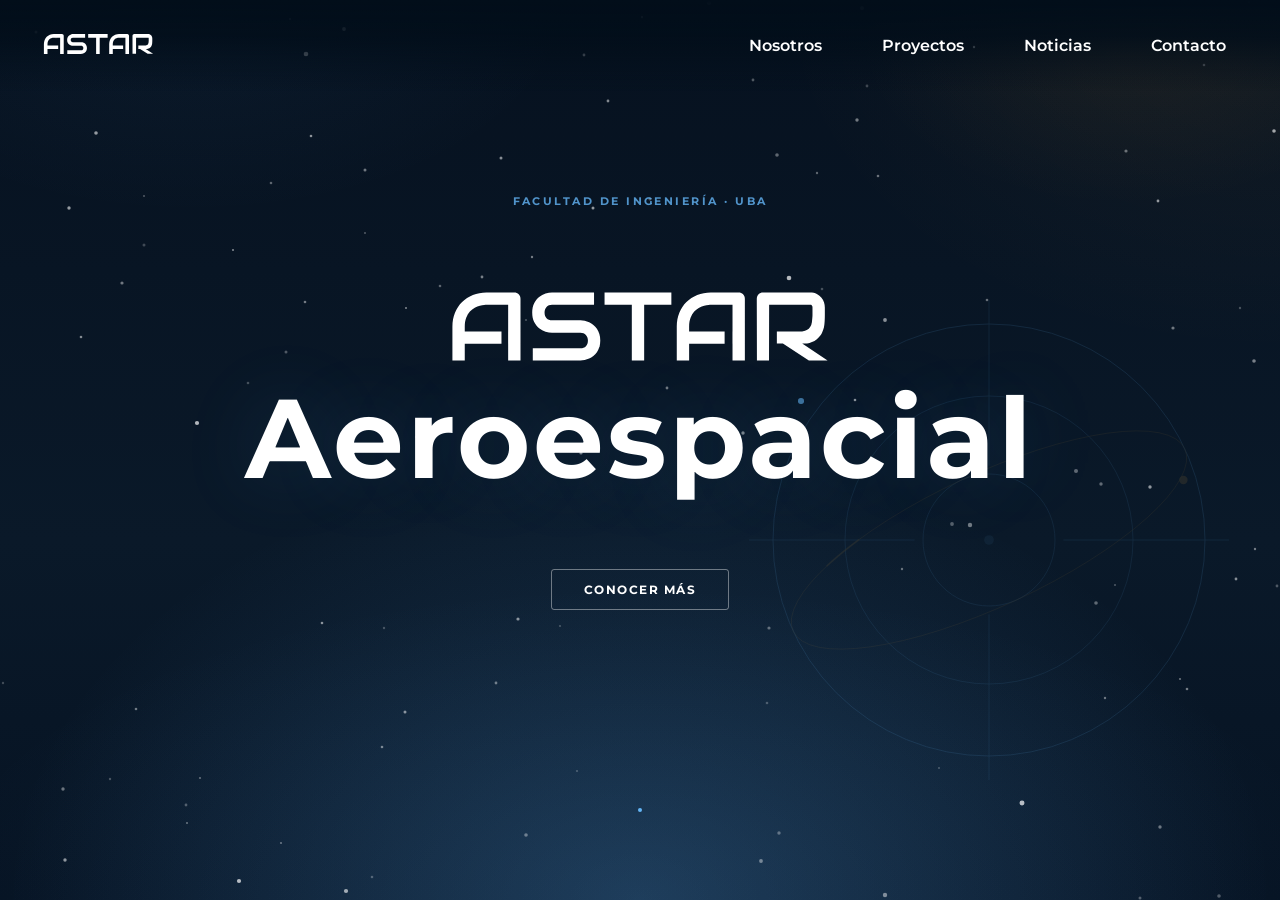
<file: index.html>
<!DOCTYPE html>
<html lang="es">

<head>
    <meta charset="utf-8" />
    <meta name="viewport" content="width=device-width, initial-scale=1" />
    <link rel="preconnect" href="https://fonts.googleapis.com">
    <link rel="preconnect" href="https://fonts.gstatic.com" crossorigin>
    <link href="https://fonts.googleapis.com/css2?family=Chivo:ital,wght@0,100..900;1,100..900&display=swap" rel="stylesheet">
    <script defer data-domain="astaraeroespacial.github.io" src="https://plausible.io/js/script.js"></script>
    <script data-goatcounter="https://lazcanoluca.goatcounter.com/count" async src="//gc.zgo.at/count.js"></script>
    <title>Astar Aeroespacial</title>
    <meta name="description" content="Equipo de desarrollo de cubesats y cargas útiles en la FIUBA." />
    <meta property="og:image" content="https://AstarAeroespacial.github.io/logos/imagotipo.svg" />
    <meta name="google-site-verification" content="_FMD8sALblCUzb-_98Se47MeorwZThEqnHPjLlQNEqY" />
    <link rel="icon" href="https://AstarAeroespacial.github.io/logos/isotipo.png" />
    <link rel="stylesheet" href="https://AstarAeroespacial.github.io/styles/styles.css" />
    <link rel="stylesheet" href="https://AstarAeroespacial.github.io/styles/common.css" />
    
<link rel="stylesheet" href="https://AstarAeroespacial.github.io/styles/home.css">

</head>

<body>
    <header class="header">
        <a href="https://AstarAeroespacial.github.io" class="logo">
            <img src="https://AstarAeroespacial.github.io/logos/logotipo-blanco.svg" alt="Astar Logo" />
        </a>

        <input class="menu-btn" type="checkbox" id="menu-btn" />
        <label for="menu-btn" class="menu-overlay"></label>
        <label class="menu-icon" for="menu-btn">
            <span class="navicon"></span>
        </label>

        <div class="header-right">
            <!-- <div class="pill-button">
                <input type="radio" name="lang" id="lang-es" checked>
                <label for="lang-es" class="pill-option">ES</label>
                <input type="radio" name="lang" id="lang-en">
                <label for="lang-en" class="pill-option">EN</label>
            </div> -->

            <nav>
                <ul class="menu">
                    <label for="menu-btn" class="menu-close">✕</label>
                    <li class="home-mobile-only">
                        <a href="https://AstarAeroespacial.github.io"
                            
                            class="active"
                            >
                            Inicio
                        </a>
                    </li>
                    <li class="nav-dropdown">
                        <a href="https://AstarAeroespacial.github.io/nosotros/" >
                            Nosotros
                        </a>
                        <div class="nav-dropdown-menu">
                            <a href="https://AstarAeroespacial.github.io/nosotros/#quienes-somos">Quiénes somos</a>
                            <a href="https://AstarAeroespacial.github.io/nosotros/#equipo">Nuestro equipo</a>
                        </div>
                    </li>
                    <li>
                        <a href="https://AstarAeroespacial.github.io/proyectos" >
                            Proyectos
                        </a>
                    </li>
                    <li class="nav-dropdown">
                        <a href="https://AstarAeroespacial.github.io/noticias/" >
                            Noticias
                        </a>
                        <div class="nav-dropdown-menu">
                            <a href="https://AstarAeroespacial.github.io/noticias/#eventos">Eventos</a>
                            <a href="https://AstarAeroespacial.github.io/noticias/#medios">Medios</a>
                        </div>
                    </li>
                    <li>
                        <a href="https://AstarAeroespacial.github.io/contact/" >
                            Contacto
                        </a>
                    </li>
                </ul>
            </nav>

        </div>
                
    </header>

    <main>
        <section class="section">
            <div class="container">
                
<div class="home-wrapper">
  <div class="home-glow"></div>
  <div class="home-glow-amber"></div>

  <div class="home-stars">
      <div class="star-layer" id="star-layer-1"></div>
      <div class="star-layer" id="star-layer-2"></div>
      <div class="star-layer" id="star-layer-3"></div>
  </div>

  <div class="home-reticle" aria-hidden="true">
      <svg viewBox="0 0 400 400" xmlns="http://www.w3.org/2000/svg">
          <circle cx="200" cy="200" r="180" fill="none" stroke="#64b5f6" stroke-width="0.8"/>
          <circle cx="200" cy="200" r="120" fill="none" stroke="#64b5f6" stroke-width="0.6"/>
          <circle cx="200" cy="200" r="55" fill="none" stroke="#64b5f6" stroke-width="0.6"/>
          <circle cx="200" cy="200" r="4" fill="#64b5f6" opacity="0.5"/>
          <line x1="0" y1="200" x2="138" y2="200" stroke="#64b5f6" stroke-width="0.6"/>
          <line x1="262" y1="200" x2="400" y2="200" stroke="#64b5f6" stroke-width="0.6"/>
          <line x1="200" y1="0" x2="200" y2="138" stroke="#64b5f6" stroke-width="0.6"/>
          <line x1="200" y1="262" x2="200" y2="400" stroke="#64b5f6" stroke-width="0.6"/>
          <g class="reticle-orbit">
              <ellipse cx="200" cy="200" rx="180" ry="55" fill="none" stroke="#ffb43c" stroke-width="0.6" opacity="0.6" transform="rotate(-25 200 200)"/>
              <ellipse cx="200" cy="200" rx="180" ry="55" fill="none" stroke="#ffb43c" stroke-width="1.5" opacity="0.5" stroke-dasharray="35 500" stroke-dashoffset="-460" transform="rotate(-25 200 200)"/>
              <circle class="reticle-satellite" cx="362" cy="150" r="3.5" fill="#ffb43c" opacity="0.8"/>
          </g>
      </svg>
  </div>

  <div class="home-hero">

    <div class="home-label">Facultad de Ingeniería · UBA</div>
     <img src="https://AstarAeroespacial.github.io/logos/logotipo-blanco.svg" alt="ASTAR Aeroespacial" class="home-logo">
     <h1 class="home-title">Aeroespacial</h1>
    <a href="https://AstarAeroespacial.github.io/proyectos" class="home-btn">Conocer más</a>
  </div>

  <div class="home-scroll-indicator" aria-hidden="true">
    <div class="home-scroll-dot"></div>
  </div>

</div>

<script>
function generateStars(count, minSize, maxSize, opacity) {
    const shadows = [];
    for (let i = 0; i < count; i++) {
        const x = Math.floor(Math.random() * 2000);
        const y = Math.floor(Math.random() * 2000);
        const size = (Math.random() * (maxSize - minSize) + minSize).toFixed(1);
        const op = (Math.random() * 0.5 + opacity).toFixed(2);
        shadows.push(`${x}px ${y}px 0 ${size}px rgba(255,255,255,${op})`);
    }
    return shadows.join(', ');
}

const layer1 = document.getElementById('star-layer-1');
const layer2 = document.getElementById('star-layer-2');
const layer3 = document.getElementById('star-layer-3');

layer1.style.boxShadow = generateStars(200, 0, 0.5, 0.3);
layer2.style.boxShadow = generateStars(100, 0.5, 1, 0.4);
layer3.style.boxShadow = generateStars(40, 1, 1.5, 0.6);

// One blue star
layer3.style.boxShadow += ', 800px 400px 0 2px rgba(100,181,246,0.8)';
</script>


            </div>
        </section>
    </main>

    <footer class="footer">
        <div class="footer-inner">
            <div class="footer-left">
                <img src="https://AstarAeroespacial.github.io/logos/imagotipo-cropped.svg" alt="Astar Logo" />
                <div class="footer-text">
                    Astar © 2026
                </div>
            </div>
            <div class="footer-right">
                <a href="https://www.linkedin.com/company/astar-aeroespacial/" target="_blank" rel="noopener">
                    <img src="/icons/linkedin.svg" alt="LinkedIn" class="social-icon" />
                </a>
                <a href="https://www.instagram.com/astar_aeroespacial/" target="_blank" rel="noopener">
                    <img src="/icons/instagram.svg" alt="Instagram" class="social-icon" />
                </a>
            </div>
        </div>
    </footer>

    <script src="https://AstarAeroespacial.github.io/js/mobile-menu-animation.js"></script>
    <script src="https://AstarAeroespacial.github.io/js/nav-dropdown.js"></script>
</body>
</html>
</file>
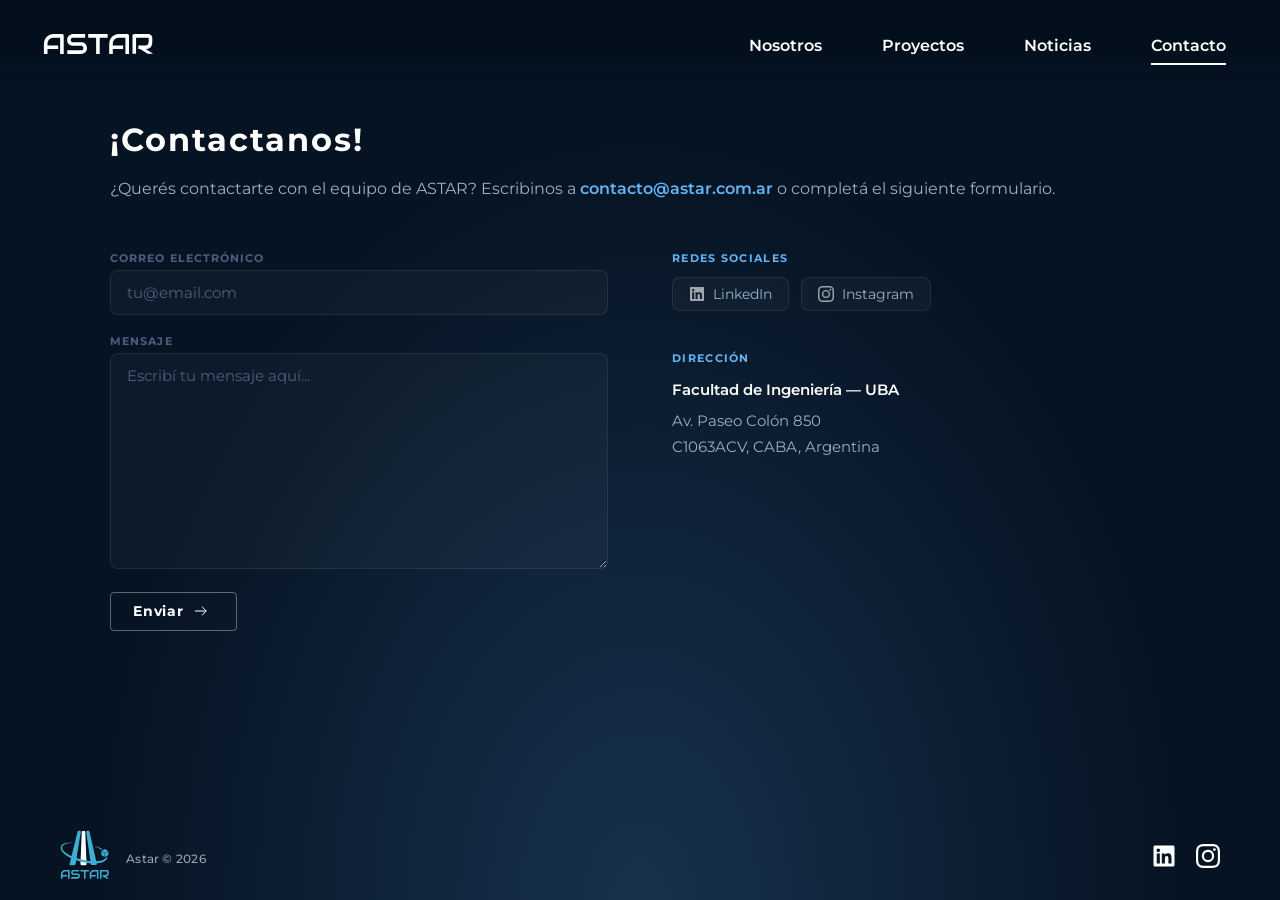
<file: contact/index.html>
<!DOCTYPE html>
<html lang="es">

<head>
    <meta charset="utf-8" />
    <meta name="viewport" content="width=device-width, initial-scale=1" />
    <link rel="preconnect" href="https://fonts.googleapis.com">
    <link rel="preconnect" href="https://fonts.gstatic.com" crossorigin>
    <link href="https://fonts.googleapis.com/css2?family=Chivo:ital,wght@0,100..900;1,100..900&display=swap" rel="stylesheet">
    <script defer data-domain="astaraeroespacial.github.io" src="https://plausible.io/js/script.js"></script>
    <script data-goatcounter="https://lazcanoluca.goatcounter.com/count" async src="//gc.zgo.at/count.js"></script>
    <title>Astar Aeroespacial</title>
    <meta name="description" content="Equipo de desarrollo de cubesats y cargas útiles en la FIUBA." />
    <meta property="og:image" content="https://AstarAeroespacial.github.io/logos/imagotipo.svg" />
    <meta name="google-site-verification" content="_FMD8sALblCUzb-_98Se47MeorwZThEqnHPjLlQNEqY" />
    <link rel="icon" href="https://AstarAeroespacial.github.io/logos/isotipo.png" />
    <link rel="stylesheet" href="https://AstarAeroespacial.github.io/styles/styles.css" />
    <link rel="stylesheet" href="https://AstarAeroespacial.github.io/styles/common.css" />
    
<link rel="stylesheet" href="https://AstarAeroespacial.github.io/styles/contact.css">

</head>

<body>
    <header class="header">
        <a href="https://AstarAeroespacial.github.io" class="logo">
            <img src="https://AstarAeroespacial.github.io/logos/logotipo-blanco.svg" alt="Astar Logo" />
        </a>

        <input class="menu-btn" type="checkbox" id="menu-btn" />
        <label for="menu-btn" class="menu-overlay"></label>
        <label class="menu-icon" for="menu-btn">
            <span class="navicon"></span>
        </label>

        <div class="header-right">
            <!-- <div class="pill-button">
                <input type="radio" name="lang" id="lang-es" checked>
                <label for="lang-es" class="pill-option">ES</label>
                <input type="radio" name="lang" id="lang-en">
                <label for="lang-en" class="pill-option">EN</label>
            </div> -->

            <nav>
                <ul class="menu">
                    <label for="menu-btn" class="menu-close">✕</label>
                    <li class="home-mobile-only">
                        <a href="https://AstarAeroespacial.github.io"
                            >
                            Inicio
                        </a>
                    </li>
                    <li class="nav-dropdown">
                        <a href="https://AstarAeroespacial.github.io/nosotros/" >
                            Nosotros
                        </a>
                        <div class="nav-dropdown-menu">
                            <a href="https://AstarAeroespacial.github.io/nosotros/#quienes-somos">Quiénes somos</a>
                            <a href="https://AstarAeroespacial.github.io/nosotros/#equipo">Nuestro equipo</a>
                        </div>
                    </li>
                    <li>
                        <a href="https://AstarAeroespacial.github.io/proyectos" >
                            Proyectos
                        </a>
                    </li>
                    <li class="nav-dropdown">
                        <a href="https://AstarAeroespacial.github.io/noticias/" >
                            Noticias
                        </a>
                        <div class="nav-dropdown-menu">
                            <a href="https://AstarAeroespacial.github.io/noticias/#eventos">Eventos</a>
                            <a href="https://AstarAeroespacial.github.io/noticias/#medios">Medios</a>
                        </div>
                    </li>
                    <li>
                        <a href="https://AstarAeroespacial.github.io/contact/" class="active" >
                            Contacto
                        </a>
                    </li>
                </ul>
            </nav>

        </div>
                
    </header>

    <main>
        <section class="section">
            <div class="container">
                
<div class="contact-page">
    <h1 class="contact-title fade-in">¡Contactanos!</h1>
    <p class="contact-intro fade-in">
        ¿Querés contactarte con el equipo de ASTAR? Escribinos a <a href="mailto:contacto@astar.com.ar">contacto@astar.com.ar</a> o completá el siguiente formulario.
    </p>

    <div class="contact-body fade-in">
        <form
            class="contact-form"
            action="https://formspree.io/f/xwpqvgzq"
            method="POST"
        >
            <div>
                <label class="contact-form-label" for="email">Correo electrónico</label>
                <input type="email" id="email" name="email" placeholder="tu@email.com" required>
            </div>
            <div>
                <label class="contact-form-label" for="mensaje">Mensaje</label>
                <textarea id="mensaje" name="message" rows="10" placeholder="Escribí tu mensaje aquí..." required></textarea>
            </div>
            <button type="submit">
                Enviar
                <img src="/icons/right-arrow.svg" class="project-back-icon" style="transform: none; margin-left: 0.1rem;">
            </button>
        </form>

        <div class="contact-info">
            <div>
                <div class="contact-info-label">Redes sociales</div>
                <div class="contact-social-grid">
                    <a href="https://www.linkedin.com/company/astar-aeroespacial/" target="_blank" rel="noopener" class="contact-social-link">
                        <img src="/icons/linkedin.svg" alt="LinkedIn"> LinkedIn
                    </a>
                    <a href="https://www.instagram.com/astar_aeroespacial/" target="_blank" rel="noopener" class="contact-social-link">
                        <img src="/icons/instagram.svg" alt="Instagram"> Instagram
                    </a>
                </div>
            </div>

            <div>
                <div class="contact-info-label">Dirección</div>
                <div class="contact-address">
                    <strong>Facultad de Ingeniería — UBA</strong>
                    Av. Paseo Colón 850<br>
                    C1063ACV, CABA, Argentina
                </div>
            </div>
        </div>
    </div>
</div>

<script>
  const observer = new IntersectionObserver((entries) => {
    entries.forEach(e => { if (e.isIntersecting) e.target.classList.add('in-view'); });
  }, { threshold: 0.1 });
  document.querySelectorAll('.fade-in').forEach(el => observer.observe(el));
</script>

            </div>
        </section>
    </main>

    <footer class="footer">
        <div class="footer-inner">
            <div class="footer-left">
                <img src="https://AstarAeroespacial.github.io/logos/imagotipo-cropped.svg" alt="Astar Logo" />
                <div class="footer-text">
                    Astar © 2026
                </div>
            </div>
            <div class="footer-right">
                <a href="https://www.linkedin.com/company/astar-aeroespacial/" target="_blank" rel="noopener">
                    <img src="/icons/linkedin.svg" alt="LinkedIn" class="social-icon" />
                </a>
                <a href="https://www.instagram.com/astar_aeroespacial/" target="_blank" rel="noopener">
                    <img src="/icons/instagram.svg" alt="Instagram" class="social-icon" />
                </a>
            </div>
        </div>
    </footer>

    <script src="https://AstarAeroespacial.github.io/js/mobile-menu-animation.js"></script>
    <script src="https://AstarAeroespacial.github.io/js/nav-dropdown.js"></script>
</body>
</html>
</file>
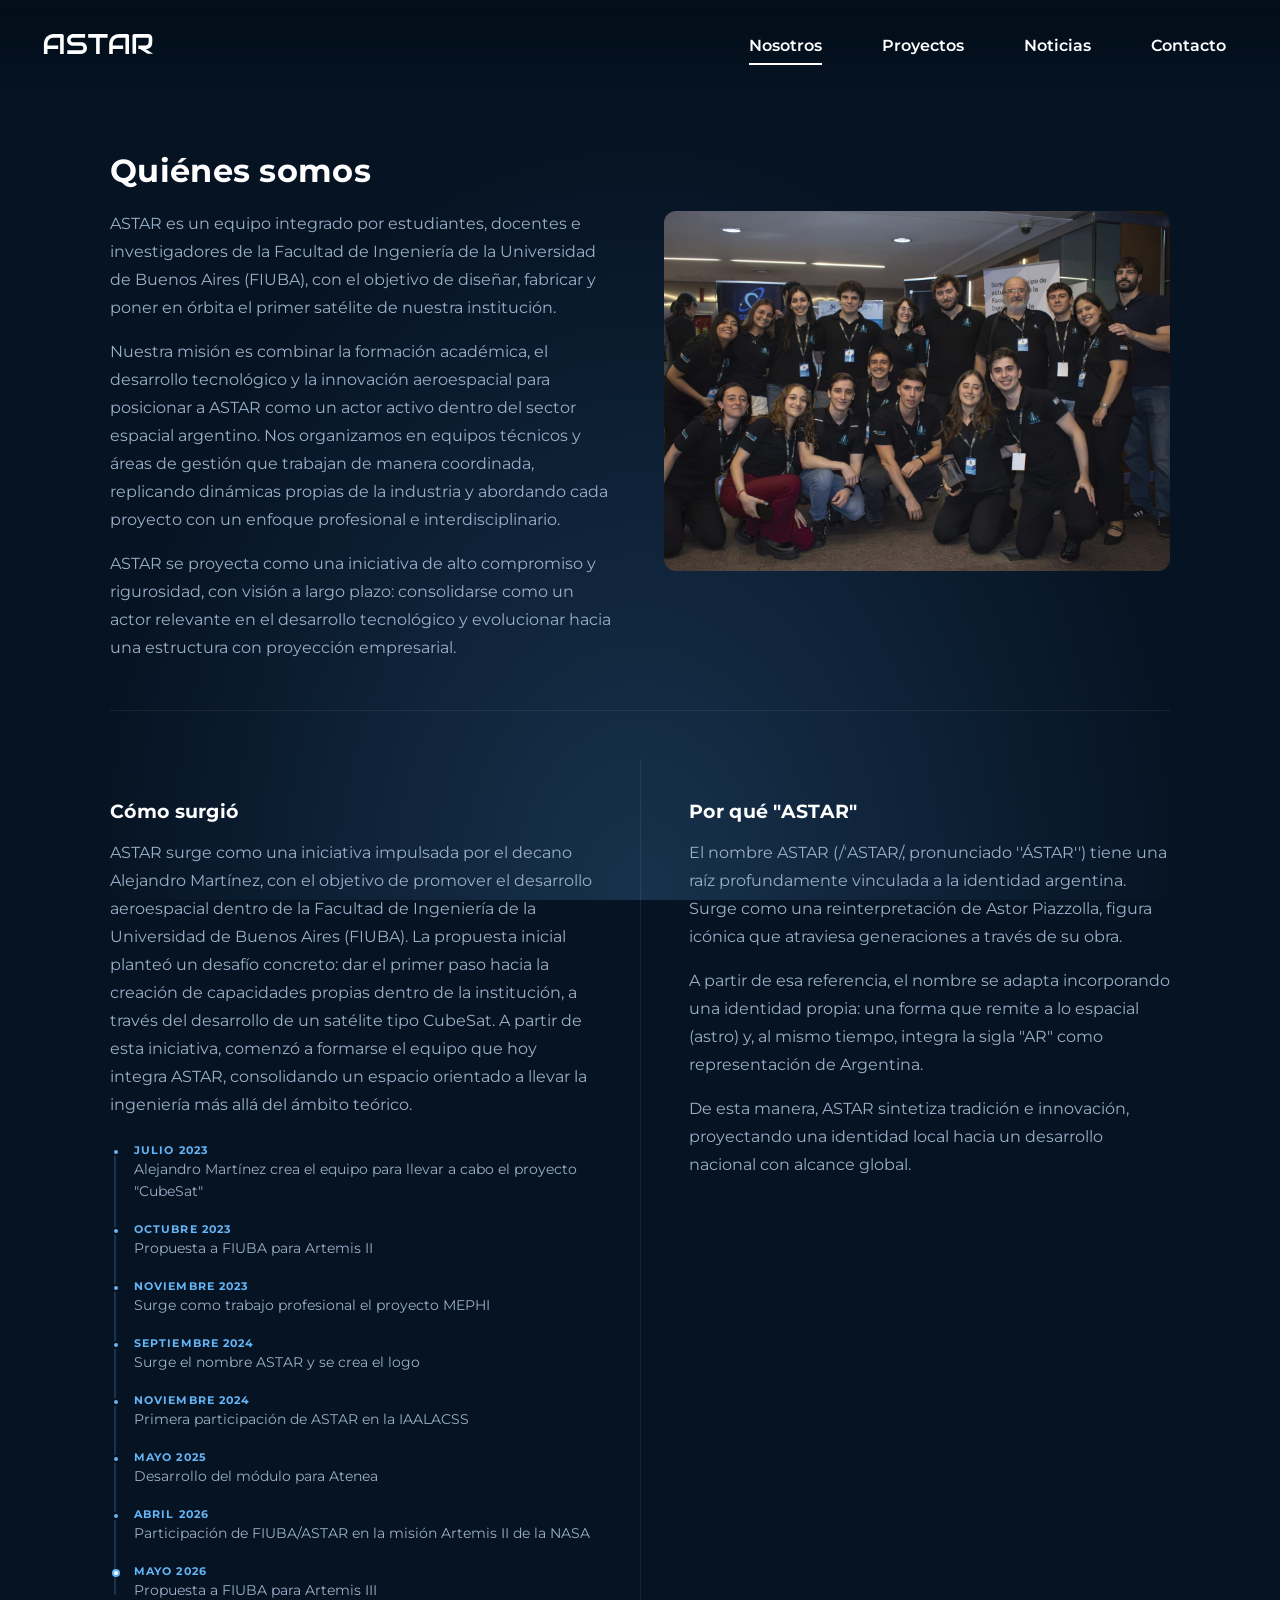
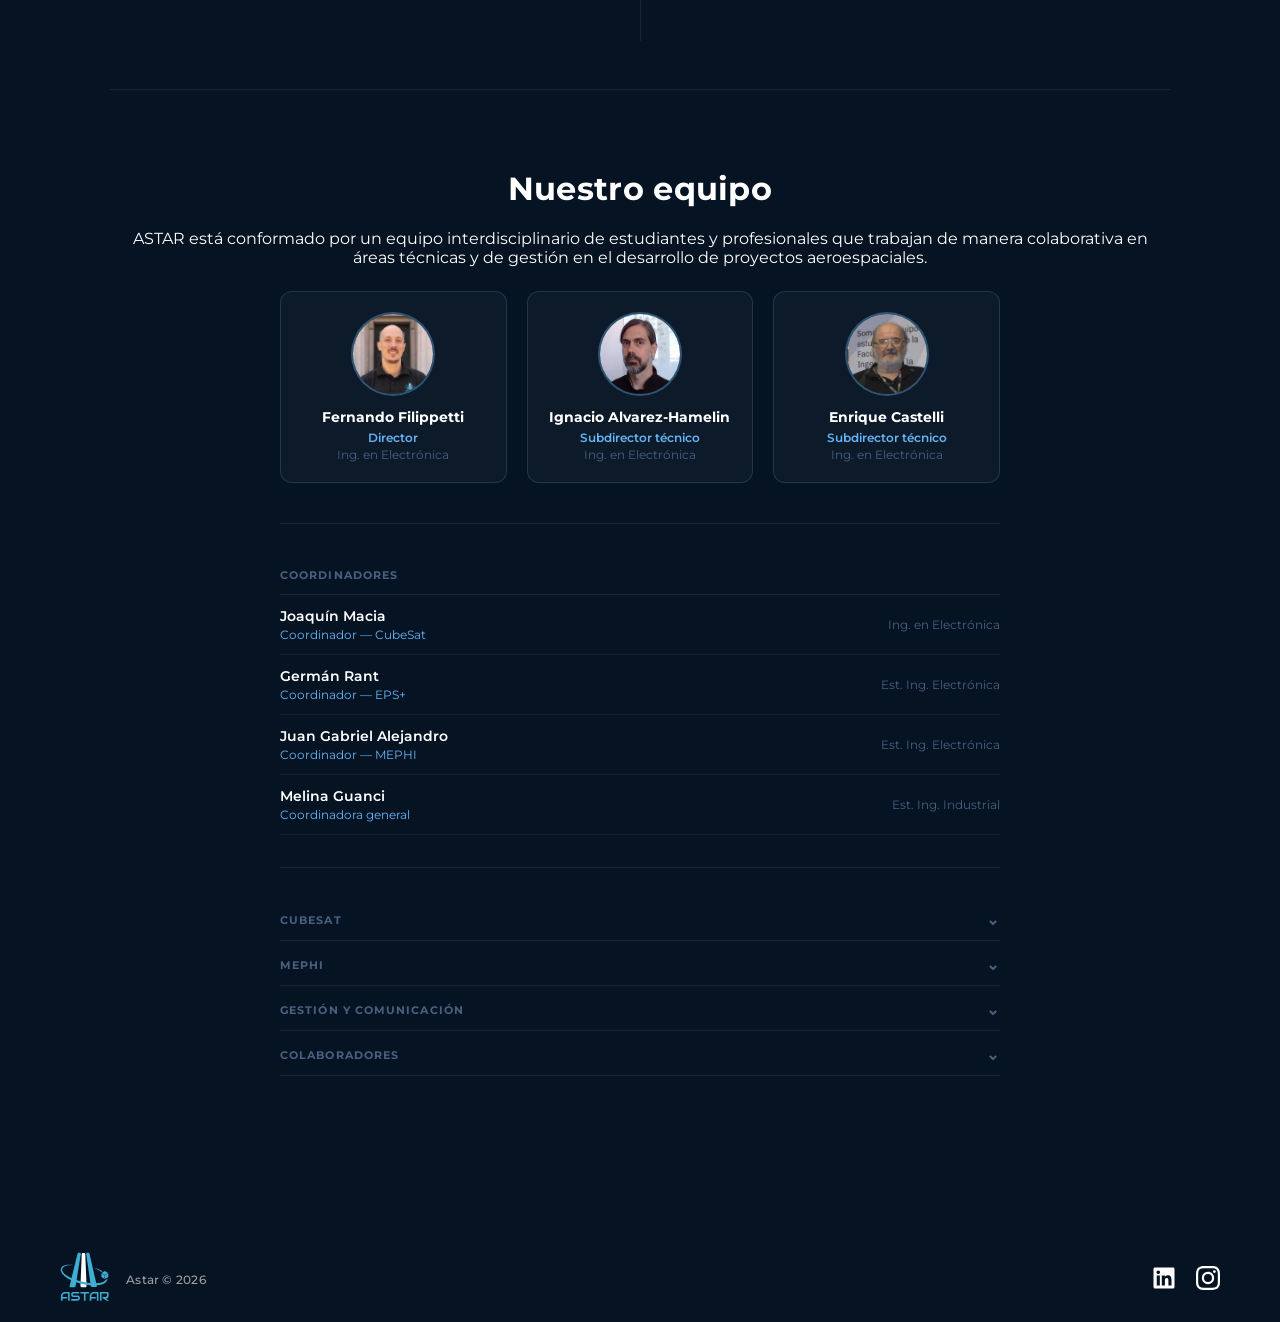
<file: nosotros/index.html>
<!DOCTYPE html>
<html lang="es">

<head>
    <meta charset="utf-8" />
    <meta name="viewport" content="width=device-width, initial-scale=1" />
    <link rel="preconnect" href="https://fonts.googleapis.com">
    <link rel="preconnect" href="https://fonts.gstatic.com" crossorigin>
    <link href="https://fonts.googleapis.com/css2?family=Chivo:ital,wght@0,100..900;1,100..900&display=swap" rel="stylesheet">
    <script defer data-domain="astaraeroespacial.github.io" src="https://plausible.io/js/script.js"></script>
    <script data-goatcounter="https://lazcanoluca.goatcounter.com/count" async src="//gc.zgo.at/count.js"></script>
    <title>Astar Aeroespacial</title>
    <meta name="description" content="Equipo de desarrollo de cubesats y cargas útiles en la FIUBA." />
    <meta property="og:image" content="https://AstarAeroespacial.github.io/logos/imagotipo.svg" />
    <meta name="google-site-verification" content="_FMD8sALblCUzb-_98Se47MeorwZThEqnHPjLlQNEqY" />
    <link rel="icon" href="https://AstarAeroespacial.github.io/logos/isotipo.png" />
    <link rel="stylesheet" href="https://AstarAeroespacial.github.io/styles/styles.css" />
    <link rel="stylesheet" href="https://AstarAeroespacial.github.io/styles/common.css" />
    
<link rel="stylesheet" href="https://AstarAeroespacial.github.io/styles/about.css" />

</head>

<body>
    <header class="header">
        <a href="https://AstarAeroespacial.github.io" class="logo">
            <img src="https://AstarAeroespacial.github.io/logos/logotipo-blanco.svg" alt="Astar Logo" />
        </a>

        <input class="menu-btn" type="checkbox" id="menu-btn" />
        <label for="menu-btn" class="menu-overlay"></label>
        <label class="menu-icon" for="menu-btn">
            <span class="navicon"></span>
        </label>

        <div class="header-right">
            <!-- <div class="pill-button">
                <input type="radio" name="lang" id="lang-es" checked>
                <label for="lang-es" class="pill-option">ES</label>
                <input type="radio" name="lang" id="lang-en">
                <label for="lang-en" class="pill-option">EN</label>
            </div> -->

            <nav>
                <ul class="menu">
                    <label for="menu-btn" class="menu-close">✕</label>
                    <li class="home-mobile-only">
                        <a href="https://AstarAeroespacial.github.io"
                            >
                            Inicio
                        </a>
                    </li>
                    <li class="nav-dropdown">
                        <a href="https://AstarAeroespacial.github.io/nosotros/" class="active">
                            Nosotros
                        </a>
                        <div class="nav-dropdown-menu">
                            <a href="https://AstarAeroespacial.github.io/nosotros/#quienes-somos">Quiénes somos</a>
                            <a href="https://AstarAeroespacial.github.io/nosotros/#equipo">Nuestro equipo</a>
                        </div>
                    </li>
                    <li>
                        <a href="https://AstarAeroespacial.github.io/proyectos" >
                            Proyectos
                        </a>
                    </li>
                    <li class="nav-dropdown">
                        <a href="https://AstarAeroespacial.github.io/noticias/" >
                            Noticias
                        </a>
                        <div class="nav-dropdown-menu">
                            <a href="https://AstarAeroespacial.github.io/noticias/#eventos">Eventos</a>
                            <a href="https://AstarAeroespacial.github.io/noticias/#medios">Medios</a>
                        </div>
                    </li>
                    <li>
                        <a href="https://AstarAeroespacial.github.io/contact/" >
                            Contacto
                        </a>
                    </li>
                </ul>
            </nav>

        </div>
                
    </header>

    <main>
        <section class="section">
            <div class="container">
                

<div class="about-intro fade-in" id="quienes-somos">
    <div class="about-intro-text">
        <h1 class="about-intro-title">Quiénes somos</h1>
        <p class="about-col-text">ASTAR es un equipo integrado por estudiantes, docentes e investigadores de la Facultad de Ingeniería de la Universidad de Buenos Aires (FIUBA), con el objetivo de diseñar, fabricar y poner en órbita el primer satélite de nuestra institución.</p>
        <p class="about-col-text">Nuestra misión es combinar la formación académica, el desarrollo tecnológico y la innovación aeroespacial para posicionar a ASTAR como un actor activo dentro del sector espacial argentino. Nos organizamos en equipos técnicos y áreas de gestión que trabajan de manera coordinada, replicando dinámicas propias de la industria y abordando cada proyecto con un enfoque profesional e interdisciplinario.</p>
        <p class="about-col-text">ASTAR se proyecta como una iniciativa de alto compromiso y rigurosidad, con visión a largo plazo: consolidarse como un actor relevante en el desarrollo tecnológico y evolucionar hacia una estructura con proyección empresarial.</p>
    </div>
    <div class="about-intro-image">
        <img src="https://AstarAeroespacial.github.io/images/equipo_evento.jpeg" alt="Equipo ASTAR" />
    </div>
</div>

<hr class="about-divider">

<div class="about-two-col">
    <div class="about-col fade-in">
        <h2 class="about-col-title">Cómo surgió</h2>
        <p class="about-col-text">ASTAR surge como una iniciativa impulsada por el decano Alejandro Martínez, con el objetivo de promover el desarrollo aeroespacial dentro de la Facultad de Ingeniería de la Universidad de Buenos Aires (FIUBA). La propuesta inicial planteó un desafío concreto: dar el primer paso hacia la creación de capacidades propias dentro de la institución, a través del desarrollo de un satélite tipo CubeSat. A partir de esta iniciativa, comenzó a formarse el equipo que hoy integra ASTAR, consolidando un espacio orientado a llevar la ingeniería más allá del ámbito teórico.</p>
        <div class="timeline">
            
            <div class="tl-item">
                <div class="tl-dot"></div>
                <div class="tl-date">Julio 2023</div>
                <div class="tl-event">Alejandro Martínez crea el equipo para llevar a cabo el proyecto &quot;CubeSat&quot;</div>
            </div>
            
            <div class="tl-item">
                <div class="tl-dot"></div>
                <div class="tl-date">Octubre 2023</div>
                <div class="tl-event">Propuesta a FIUBA para Artemis II</div>
            </div>
            
            <div class="tl-item">
                <div class="tl-dot"></div>
                <div class="tl-date">Noviembre 2023</div>
                <div class="tl-event">Surge como trabajo profesional el proyecto MEPHI</div>
            </div>
            
            <div class="tl-item">
                <div class="tl-dot"></div>
                <div class="tl-date">Septiembre 2024</div>
                <div class="tl-event">Surge el nombre ASTAR y se crea el logo</div>
            </div>
            
            <div class="tl-item">
                <div class="tl-dot"></div>
                <div class="tl-date">Noviembre 2024</div>
                <div class="tl-event">Primera participación de ASTAR en la IAALACSS</div>
            </div>
            
            <div class="tl-item">
                <div class="tl-dot"></div>
                <div class="tl-date">Mayo 2025</div>
                <div class="tl-event">Desarrollo del módulo para Atenea</div>
            </div>
            
            <div class="tl-item">
                <div class="tl-dot"></div>
                <div class="tl-date">Abril 2026</div>
                <div class="tl-event">Participación de FIUBA&#x2F;ASTAR en la misión Artemis II de la NASA</div>
            </div>
            
            <div class="tl-item tl-item--latest">
                <div class="tl-dot tl-dot--latest"></div>
                <div class="tl-date">Mayo 2026</div>
                <div class="tl-event">Propuesta a FIUBA para Artemis III</div>
            </div>
            
        </div>
    </div>

    <div class="about-col about-col--right fade-in">
        <h2 class="about-col-title">Por qué &quot;ASTAR&quot;</h2>
        <p class="about-col-text">El nombre ASTAR (&#x2F;ˈASTAR&#x2F;, pronunciado &#x27;&#x27;ÁSTAR&#x27;&#x27;) tiene una raíz profundamente vinculada a la identidad argentina. Surge como una reinterpretación de Astor Piazzolla, figura icónica que atraviesa generaciones a través de su obra.</p>
        <p class="about-col-text">A partir de esa referencia, el nombre se adapta incorporando una identidad propia: una forma que remite a lo espacial (astro) y, al mismo tiempo, integra la sigla &quot;AR&quot; como representación de Argentina.</p>
        <p class="about-col-text">De esta manera, ASTAR sintetiza tradición e innovación, proyectando una identidad local hacia un desarrollo nacional con alcance global.</p>
    </div>
</div>

<hr class="about-divider">

<section class="about-section" id="equipo">
    <h1 class="about-intro-title fade-in">Nuestro equipo</h1>
    <div class="about-extra-body fade-in">
        <p>ASTAR está conformado por un equipo interdisciplinario de estudiantes y profesionales que trabajan de manera colaborativa en áreas técnicas y de gestión en el desarrollo de proyectos aeroespaciales.</p>
    </div>

    <div class="director-grid fade-in">
        
        <div class="director-card">
            <div class="director-photo">
                <img src="https://AstarAeroespacial.github.io/team/fer.jpeg" alt="Fernando Filippetti" />
            </div>
            <div>
                <p class="director-name">Fernando Filippetti</p>
                <p class="director-role">Director</p>
                <p class="director-degree">Ing. en Electrónica</p>
            </div>
        </div>
        
        <div class="director-card">
            <div class="director-photo">
                <img src="https://AstarAeroespacial.github.io/team/nacho2.jpg" alt="Ignacio Alvarez-Hamelin" />
            </div>
            <div>
                <p class="director-name">Ignacio Alvarez-Hamelin</p>
                <p class="director-role">Subdirector técnico</p>
                <p class="director-degree">Ing. en Electrónica</p>
            </div>
        </div>
        
        <div class="director-card">
            <div class="director-photo">
                <img src="https://AstarAeroespacial.github.io/team/enrique.jpeg" alt="Enrique Castelli" />
            </div>
            <div>
                <p class="director-name">Enrique Castelli</p>
                <p class="director-role">Subdirector técnico</p>
                <p class="director-degree">Ing. en Electrónica</p>
            </div>
        </div>
        
    </div>

    <div class="int-divider"></div>

    <div class="team-block fade-in">
        <div class="team-heading">Coordinadores</div>
        
        <div class="coord-row">
            <div>
                <div class="coord-name">Joaquín Macia</div>
                <div class="coord-role">Coordinador — CubeSat</div>
            </div>
            <div class="coord-degree">Ing. en Electrónica</div>
        </div>
        
        <div class="coord-row">
            <div>
                <div class="coord-name">Germán Rant</div>
                <div class="coord-role">Coordinador — EPS+</div>
            </div>
            <div class="coord-degree">Est. Ing. Electrónica</div>
        </div>
        
        <div class="coord-row">
            <div>
                <div class="coord-name">Juan Gabriel Alejandro</div>
                <div class="coord-role">Coordinador — MEPHI</div>
            </div>
            <div class="coord-degree">Est. Ing. Electrónica</div>
        </div>
        
        <div class="coord-row">
            <div>
                <div class="coord-name">Melina Guanci</div>
                <div class="coord-role">Coordinadora general</div>
            </div>
            <div class="coord-degree">Est. Ing. Industrial</div>
        </div>
        
    </div>

    <div class="int-divider"></div>

    
    <div class="team-accordion fade-in">
        <input type="checkbox" id="team-1" class="team-toggle" />
        <label for="team-1" class="team-heading">
            CubeSat
            <span class="team-chevron">&#8964;</span>
        </label>
        <div class="team-members">
            
            <div class="member-row">
                <span class="member-name">Matías Ávalos</span>
                <span class="member-degree">Profesor Universitario de Informática</span>
            </div>
            
            <div class="member-row">
                <span class="member-name">Ruben Bohórquez</span>
                <span class="member-degree">Ing. en Informática</span>
            </div>
            
            <div class="member-row">
                <span class="member-name">Alen Davies Leccese</span>
                <span class="member-degree">Ing. en Informática</span>
            </div>
            
            <div class="member-row">
                <span class="member-name">Luca Lazcano</span>
                <span class="member-degree">Ing. en Informática</span>
            </div>
            
            <div class="member-row">
                <span class="member-name">Juan Ignacio Medone Sabatini</span>
                <span class="member-degree">Ing. en Informática</span>
            </div>
            
            <div class="member-row">
                <span class="member-name">Marcos Masciotra</span>
                <span class="member-degree">Ing. en Electrónica</span>
            </div>
            
            <div class="member-row">
                <span class="member-name">Camila General</span>
                <span class="member-degree">Est. Ing. Informática</span>
            </div>
            
            <div class="member-row">
                <span class="member-name">Sofía Baldoni</span>
                <span class="member-degree">Est. Ing. Electrónica</span>
            </div>
            
            <div class="member-row">
                <span class="member-name">Franco Berni</span>
                <span class="member-degree">Est. Ing. Electrónica</span>
            </div>
            
            <div class="member-row">
                <span class="member-name">Guido Rodríguez</span>
                <span class="member-degree">Est. Ing. Electrónica</span>
            </div>
            
        </div>
    </div>
    
    <div class="team-accordion fade-in">
        <input type="checkbox" id="team-2" class="team-toggle" />
        <label for="team-2" class="team-heading">
            MEPHI
            <span class="team-chevron">&#8964;</span>
        </label>
        <div class="team-members">
            
            <div class="member-row">
                <span class="member-name">Sofía Acuña</span>
                <span class="member-degree">Est. Ing. Electrónica</span>
            </div>
            
            <div class="member-row">
                <span class="member-name">Diógenes Cornejo Zuviría</span>
                <span class="member-degree">Est. Ing. Electrónica</span>
            </div>
            
            <div class="member-row">
                <span class="member-name">Facundo Ferreyra</span>
                <span class="member-degree">Est. Ing. Electrónica</span>
            </div>
            
            <div class="member-row">
                <span class="member-name">Tamara Espejo Ruiz</span>
                <span class="member-degree">Est. Ing. Electrónica</span>
            </div>
            
        </div>
    </div>
    
    <div class="team-accordion fade-in">
        <input type="checkbox" id="team-3" class="team-toggle" />
        <label for="team-3" class="team-heading">
            Gestión y comunicación
            <span class="team-chevron">&#8964;</span>
        </label>
        <div class="team-members">
            
            <div class="member-row">
                <span class="member-name">Candelaria De Leo</span>
                <span class="member-degree">Est. Ing. Industrial</span>
            </div>
            
            <div class="member-row">
                <span class="member-name">Juan Martín De Privitellio Picasso</span>
                <span class="member-degree">Est. Ing. Industrial</span>
            </div>
            
        </div>
    </div>
    
    <div class="team-accordion fade-in">
        <input type="checkbox" id="team-4" class="team-toggle" />
        <label for="team-4" class="team-heading">
            Colaboradores
            <span class="team-chevron">&#8964;</span>
        </label>
        <div class="team-members">
            
            <div class="member-row">
                <span class="member-name">Cloe Gabay</span>
                <span class="member-degree">Est. Ing. Electrónica</span>
            </div>
            
            <div class="member-row">
                <span class="member-name">Mateo Medina</span>
                <span class="member-degree">Est. Ing. Electrónica</span>
            </div>
            
            <div class="member-row">
                <span class="member-name">Dan Scesa</span>
                <span class="member-degree">Est. Ing. Electrónica</span>
            </div>
            
            <div class="member-row">
                <span class="member-name">Mateo Calanni</span>
                <span class="member-degree">Est. Ing. Mecánica</span>
            </div>
            
            <div class="member-row">
                <span class="member-name">Ramiro Miralles</span>
                <span class="member-degree">Est. Ing. Mecánica</span>
            </div>
            
            <div class="member-row">
                <span class="member-name">Eugenia Inés Morini</span>
                <span class="member-degree">Est. Ing. Mecánica</span>
            </div>
            
            <div class="member-row">
                <span class="member-name">Tomás Sandacz</span>
                <span class="member-degree">Est. Ing. Mecánica</span>
            </div>
            
        </div>
    </div>
    

</section>

<script>
  const observer = new IntersectionObserver((entries) => {
    entries.forEach(e => { if (e.isIntersecting) e.target.classList.add('in-view'); });
  }, { threshold: 0.1 });
  document.querySelectorAll('.fade-in').forEach(el => observer.observe(el));
</script>


            </div>
        </section>
    </main>

    <footer class="footer">
        <div class="footer-inner">
            <div class="footer-left">
                <img src="https://AstarAeroespacial.github.io/logos/imagotipo-cropped.svg" alt="Astar Logo" />
                <div class="footer-text">
                    Astar © 2026
                </div>
            </div>
            <div class="footer-right">
                <a href="https://www.linkedin.com/company/astar-aeroespacial/" target="_blank" rel="noopener">
                    <img src="/icons/linkedin.svg" alt="LinkedIn" class="social-icon" />
                </a>
                <a href="https://www.instagram.com/astar_aeroespacial/" target="_blank" rel="noopener">
                    <img src="/icons/instagram.svg" alt="Instagram" class="social-icon" />
                </a>
            </div>
        </div>
    </footer>

    <script src="https://AstarAeroespacial.github.io/js/mobile-menu-animation.js"></script>
    <script src="https://AstarAeroespacial.github.io/js/nav-dropdown.js"></script>
</body>
</html>
</file>
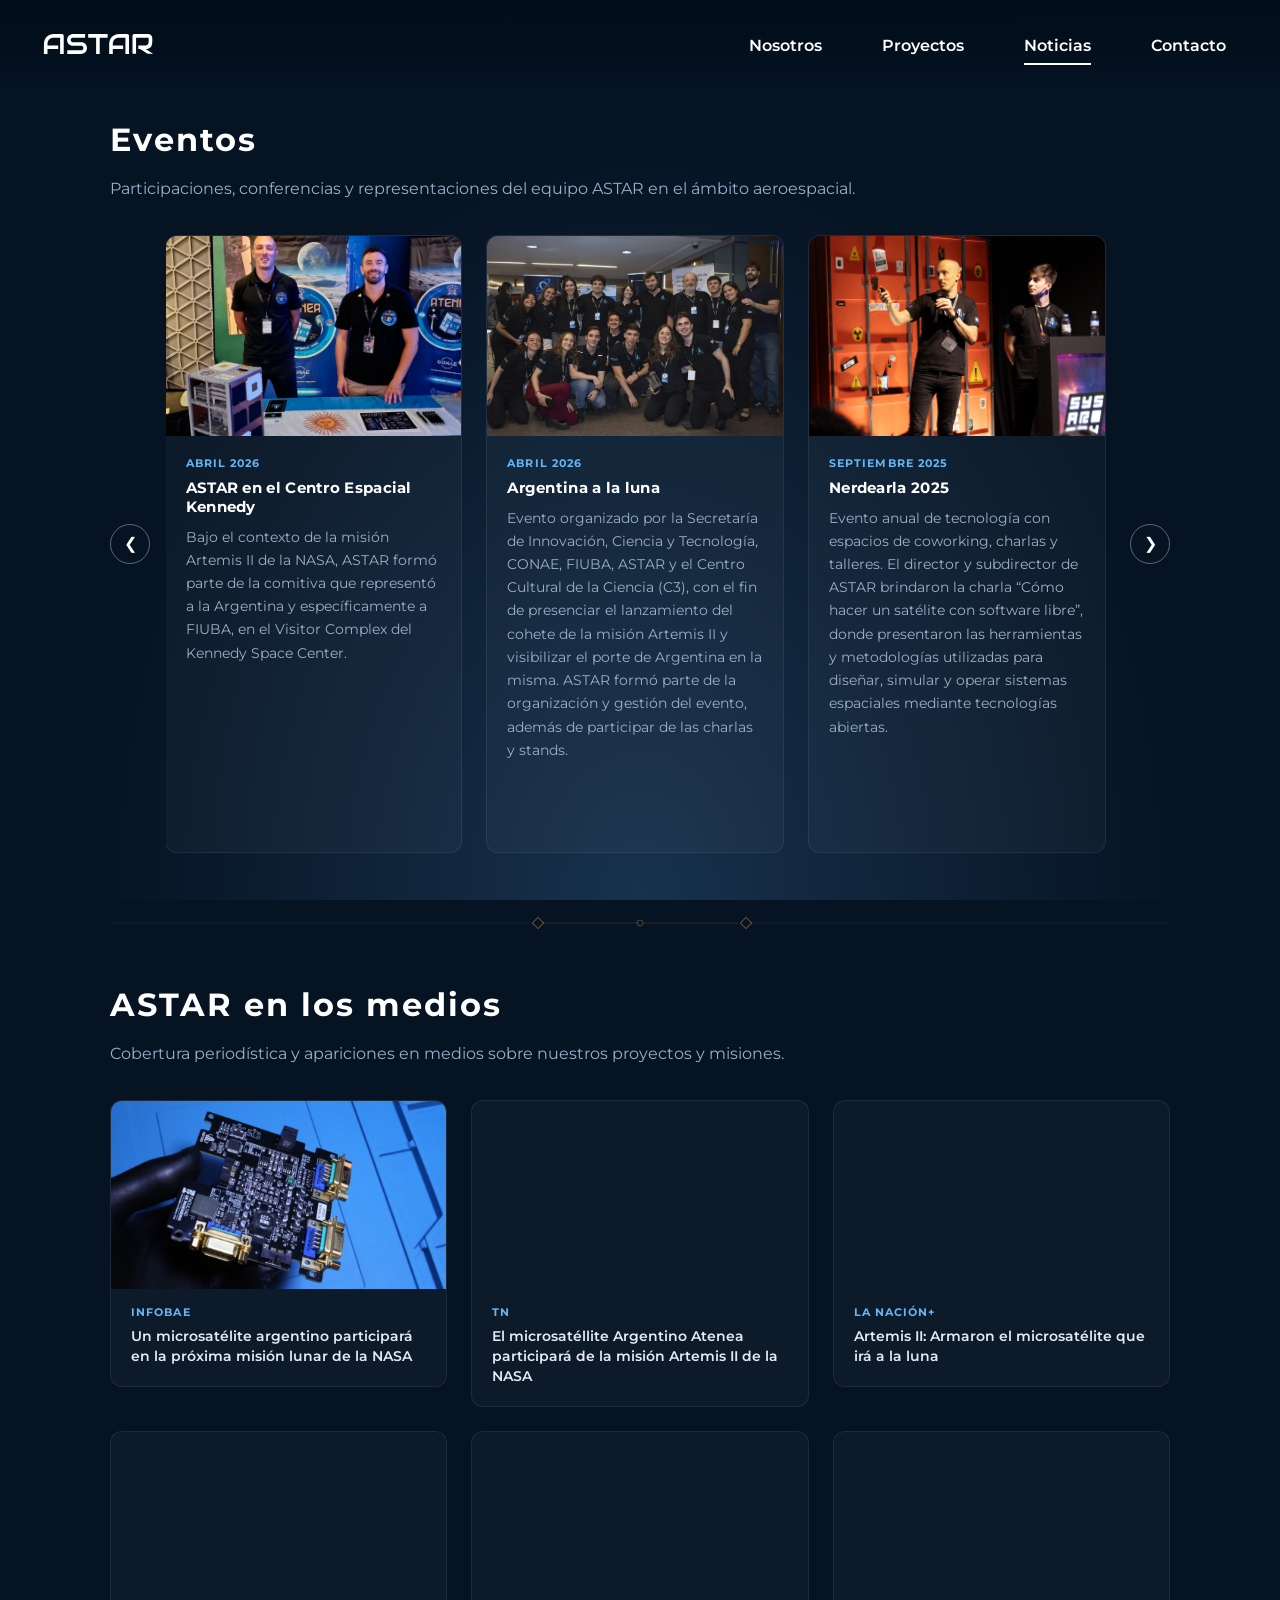
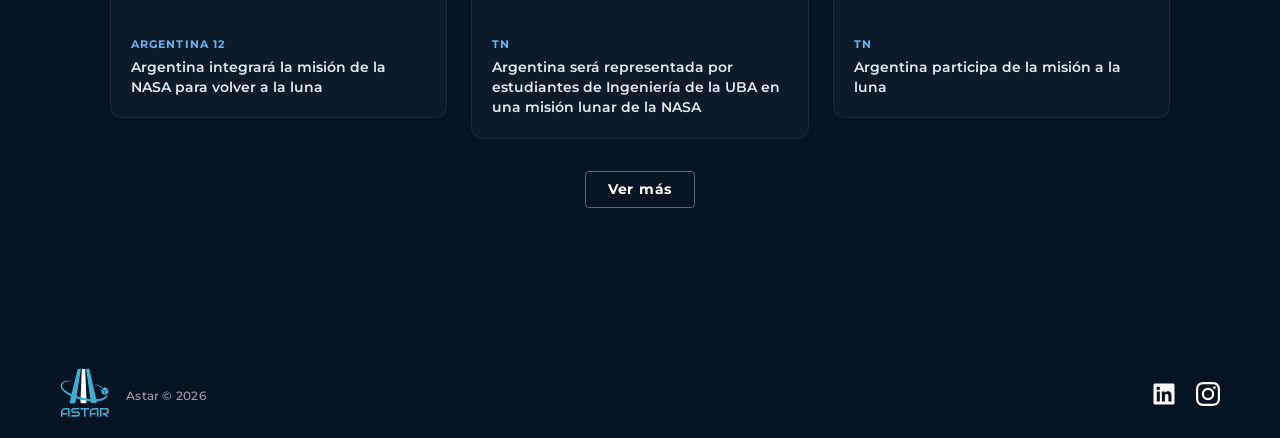
<file: noticias/index.html>
<!DOCTYPE html>
<html lang="es">

<head>
    <meta charset="utf-8" />
    <meta name="viewport" content="width=device-width, initial-scale=1" />
    <link rel="preconnect" href="https://fonts.googleapis.com">
    <link rel="preconnect" href="https://fonts.gstatic.com" crossorigin>
    <link href="https://fonts.googleapis.com/css2?family=Chivo:ital,wght@0,100..900;1,100..900&display=swap" rel="stylesheet">
    <script defer data-domain="astaraeroespacial.github.io" src="https://plausible.io/js/script.js"></script>
    <script data-goatcounter="https://lazcanoluca.goatcounter.com/count" async src="//gc.zgo.at/count.js"></script>
    <title>Astar Aeroespacial</title>
    <meta name="description" content="Equipo de desarrollo de cubesats y cargas útiles en la FIUBA." />
    <meta property="og:image" content="https://AstarAeroespacial.github.io/logos/imagotipo.svg" />
    <meta name="google-site-verification" content="_FMD8sALblCUzb-_98Se47MeorwZThEqnHPjLlQNEqY" />
    <link rel="icon" href="https://AstarAeroespacial.github.io/logos/isotipo.png" />
    <link rel="stylesheet" href="https://AstarAeroespacial.github.io/styles/styles.css" />
    <link rel="stylesheet" href="https://AstarAeroespacial.github.io/styles/common.css" />
    
<link rel="stylesheet" href="https://AstarAeroespacial.github.io/styles/news.css" />

</head>

<body>
    <header class="header">
        <a href="https://AstarAeroespacial.github.io" class="logo">
            <img src="https://AstarAeroespacial.github.io/logos/logotipo-blanco.svg" alt="Astar Logo" />
        </a>

        <input class="menu-btn" type="checkbox" id="menu-btn" />
        <label for="menu-btn" class="menu-overlay"></label>
        <label class="menu-icon" for="menu-btn">
            <span class="navicon"></span>
        </label>

        <div class="header-right">
            <!-- <div class="pill-button">
                <input type="radio" name="lang" id="lang-es" checked>
                <label for="lang-es" class="pill-option">ES</label>
                <input type="radio" name="lang" id="lang-en">
                <label for="lang-en" class="pill-option">EN</label>
            </div> -->

            <nav>
                <ul class="menu">
                    <label for="menu-btn" class="menu-close">✕</label>
                    <li class="home-mobile-only">
                        <a href="https://AstarAeroespacial.github.io"
                            >
                            Inicio
                        </a>
                    </li>
                    <li class="nav-dropdown">
                        <a href="https://AstarAeroespacial.github.io/nosotros/" >
                            Nosotros
                        </a>
                        <div class="nav-dropdown-menu">
                            <a href="https://AstarAeroespacial.github.io/nosotros/#quienes-somos">Quiénes somos</a>
                            <a href="https://AstarAeroespacial.github.io/nosotros/#equipo">Nuestro equipo</a>
                        </div>
                    </li>
                    <li>
                        <a href="https://AstarAeroespacial.github.io/proyectos" >
                            Proyectos
                        </a>
                    </li>
                    <li class="nav-dropdown">
                        <a href="https://AstarAeroespacial.github.io/noticias/" class="active">
                            Noticias
                        </a>
                        <div class="nav-dropdown-menu">
                            <a href="https://AstarAeroespacial.github.io/noticias/#eventos">Eventos</a>
                            <a href="https://AstarAeroespacial.github.io/noticias/#medios">Medios</a>
                        </div>
                    </li>
                    <li>
                        <a href="https://AstarAeroespacial.github.io/contact/" >
                            Contacto
                        </a>
                    </li>
                </ul>
            </nav>

        </div>
                
    </header>

    <main>
        <section class="section">
            <div class="container">
                

<section id="eventos" class="news-section fade-in">
    <h1 class="news-title">Eventos</h1>
    <p class="news-intro">Participaciones, conferencias y representaciones del equipo ASTAR en el ámbito aeroespacial.</p>

    <div class="carousel-wrapper">

        <button class="carousel-btn prev">
            &#10094;
        </button>

        <div class="carousel-track-container">
            <div class="carousel-track">

                
                <div class="event-card">
                    <img
                        src="/images/nasa.png"
                        alt="ASTAR en el Centro Espacial Kennedy"
                        class="event-image">

                    <div class="event-content">
                        <div class="event-date">Abril 2026</div>
                        <h3>ASTAR en el Centro Espacial Kennedy</h3>
                        <p>Bajo el contexto de la misión Artemis II de la NASA, ASTAR formó parte de la comitiva que representó a la Argentina y específicamente a FIUBA, en el Visitor Complex del Kennedy Space Center.</p>
                    </div>
                </div>
                
                <div class="event-card">
                    <img
                        src="/images/equipo_evento.jpeg"
                        alt="Argentina a la luna"
                        class="event-image">

                    <div class="event-content">
                        <div class="event-date">Abril 2026</div>
                        <h3>Argentina a la luna</h3>
                        <p>Evento organizado por la Secretaría de Innovación, Ciencia y Tecnología, CONAE, FIUBA, ASTAR y el Centro Cultural de la Ciencia (C3), con el fin de presenciar el lanzamiento del cohete de la misión Artemis II y visibilizar el porte de Argentina en la misma. ASTAR formó parte de la organización y gestión del evento, además de participar de las charlas y stands.</p>
                    </div>
                </div>
                
                <div class="event-card">
                    <img
                        src="/images/nerdearla.jpg"
                        alt="Nerdearla 2025"
                        class="event-image">

                    <div class="event-content">
                        <div class="event-date">Septiembre 2025</div>
                        <h3>Nerdearla 2025</h3>
                        <p>Evento anual de tecnología con espacios de coworking, charlas y talleres. El director y subdirector de ASTAR brindaron la charla “Cómo hacer un satélite con software libre”, donde presentaron las herramientas y metodologías utilizadas para diseñar, simular y operar sistemas espaciales mediante tecnologías abiertas.</p>
                    </div>
                </div>
                
                <div class="event-card">
                    <img
                        src="/images/iaalacss24.png"
                        alt="IAALACSS 24"
                        class="event-image">

                    <div class="event-content">
                        <div class="event-date">Noviembre 2024</div>
                        <h3>IAALACSS 24</h3>
                        <p>International Academy of Astronautics Latin American Conference on Small Satellites Technologies and Applications. Una convención impulsada por la Academia Internacional de Astronáutica, enfocada en la tecnología y usos de pequeños satélites. ASTAR tuvo su propio stand con seis miembros del equipo representando al proyecto y la FIUBA, una oportunidad única para entablar relaciones con personas y empresas del rubro.</p>
                    </div>
                </div>
                

            </div>
        </div>

        <button class="carousel-btn next">
            &#10095;
        </button>

    </div>
</section>

<div class="news-section-divider" aria-hidden="true">
    <svg viewBox="0 0 1060 60" xmlns="http://www.w3.org/2000/svg">
        <line x1="0" y1="30" x2="420" y2="30" stroke="rgba(255,255,255,0.06)" stroke-width="1"/>
        <rect x="424" y="26" width="8" height="8" fill="none" stroke="rgba(255,180,60,0.4)" stroke-width="1" transform="rotate(45 428 30)"/>
        <line x1="432" y1="30" x2="530" y2="30" stroke="rgba(255,180,60,0.15)" stroke-width="1"/>
        <circle cx="530" cy="30" r="3" fill="none" stroke="rgba(255,180,60,0.3)" stroke-width="1"/>
        <line x1="533" y1="30" x2="628" y2="30" stroke="rgba(255,180,60,0.15)" stroke-width="1"/>
        <rect x="632" y="26" width="8" height="8" fill="none" stroke="rgba(255,180,60,0.4)" stroke-width="1" transform="rotate(45 636 30)"/>
        <line x1="640" y1="30" x2="1060" y2="30" stroke="rgba(255,255,255,0.06)" stroke-width="1"/>
    </svg>
</div>

<section id="medios" class="news-section fade-in">
    <h1 class="news-title fade-in">ASTAR en los medios</h1>
    <p class="news-intro">Cobertura periodística y apariciones en medios sobre nuestros proyectos y misiones.</p>

    <div class="media-grid">
        
        <div class="media-item ">
            <div class="media-card fade-in">

                
                <a href="https:&#x2F;&#x2F;www.infobae.com&#x2F;sociedad&#x2F;2025&#x2F;06&#x2F;04&#x2F;un-microsatelite-argentino-participara-en-la-proxima-mision-lunar-de-la-nasa&#x2F;" target="_blank" rel="noopener">
                    <img
                        src="/images/media/infobae0.png"
                        alt="Infobae"
                        class="media-image">
                </a>
                

                <div class="media-content">
                    <div class="media-outlet">Infobae</div>
                    <div class="media-title">Un microsatélite argentino participará en la próxima misión lunar de la NASA</div>
                </div>

            </div>
        </div>
        
        <div class="media-item ">
            <div class="media-card fade-in">

                
                <iframe
                    class="media-video"
                    src="https://www.youtube.com/embed/uoK2TtEEf7g"
                    title="El microsatéllite Argentino Atenea participará de la misión Artemis II de la NASA"
                    allowfullscreen>
                </iframe>

                

                <div class="media-content">
                    <div class="media-outlet">TN</div>
                    <div class="media-title">El microsatéllite Argentino Atenea participará de la misión Artemis II de la NASA</div>
                </div>

            </div>
        </div>
        
        <div class="media-item ">
            <div class="media-card fade-in">

                
                <iframe
                    class="media-video"
                    src="https://www.youtube.com/embed/MstLlRzJlXM"
                    title="Artemis II: Armaron el microsatélite que irá a la luna"
                    allowfullscreen>
                </iframe>

                

                <div class="media-content">
                    <div class="media-outlet">La Nación+</div>
                    <div class="media-title">Artemis II: Armaron el microsatélite que irá a la luna</div>
                </div>

            </div>
        </div>
        
        <div class="media-item ">
            <div class="media-card fade-in">

                
                <iframe
                    class="media-video"
                    src="https://www.youtube.com/embed/H-Kc7UC8GT4"
                    title="Argentina integrará la misión de la NASA para volver a la luna"
                    allowfullscreen>
                </iframe>

                

                <div class="media-content">
                    <div class="media-outlet">Argentina 12</div>
                    <div class="media-title">Argentina integrará la misión de la NASA para volver a la luna</div>
                </div>

            </div>
        </div>
        
        <div class="media-item ">
            <div class="media-card fade-in">

                
                <iframe
                    class="media-video"
                    src="https://www.youtube.com/embed/9FY1rMF6NC8"
                    title="Argentina será representada por estudiantes de Ingeniería de la UBA en una misión lunar de la NASA"
                    allowfullscreen>
                </iframe>

                

                <div class="media-content">
                    <div class="media-outlet">TN</div>
                    <div class="media-title">Argentina será representada por estudiantes de Ingeniería de la UBA en una misión lunar de la NASA</div>
                </div>

            </div>
        </div>
        
        <div class="media-item ">
            <div class="media-card fade-in">

                
                <iframe
                    class="media-video"
                    src="https://www.youtube.com/embed/3PZq1iuwqiM"
                    title="Argentina participa de la misión a la luna"
                    allowfullscreen>
                </iframe>

                

                <div class="media-content">
                    <div class="media-outlet">TN</div>
                    <div class="media-title">Argentina participa de la misión a la luna</div>
                </div>

            </div>
        </div>
        
        <div class="media-item hidden-media">
            <div class="media-card fade-in">

                
                <iframe
                    class="media-video"
                    src="https://www.youtube.com/embed/v69_RDEj-q4"
                    title="Artemis II: La misión que lleva a la humanidad de vuelta a la luna"
                    allowfullscreen>
                </iframe>

                

                <div class="media-content">
                    <div class="media-outlet">TN</div>
                    <div class="media-title">Artemis II: La misión que lleva a la humanidad de vuelta a la luna</div>
                </div>

            </div>
        </div>
        
        <div class="media-item hidden-media">
            <div class="media-card fade-in">

                
                <iframe
                    class="media-video"
                    src="https://www.youtube.com/embed/wgXnm9eQF34"
                    title="Polémica en el Business"
                    allowfullscreen>
                </iframe>

                

                <div class="media-content">
                    <div class="media-outlet">AM Con Vos 1420</div>
                    <div class="media-title">Polémica en el Business</div>
                </div>

            </div>
        </div>
        
        <div class="media-item hidden-media">
            <div class="media-card fade-in">

                
                <iframe
                    class="media-video"
                    src="https://www.youtube.com/embed/ZNk21pJSmHA"
                    title="Reingreso de Orion en Artemis II"
                    allowfullscreen>
                </iframe>

                

                <div class="media-content">
                    <div class="media-outlet">Argentina 12</div>
                    <div class="media-title">Reingreso de Orion en Artemis II</div>
                </div>

            </div>
        </div>
        
    </div>

    
    <div class="media-actions">
        <button id="show-more-btn" class="show-more-btn">
            Ver más
        </button>
    </div>
    
</section>

<script>
const observer = new IntersectionObserver((entries) => {
    entries.forEach(e => {
        if (e.isIntersecting) {
            e.target.classList.add('in-view');
        }
    });
}, { threshold: 0.1 });

document.querySelectorAll('.fade-in').forEach(el => observer.observe(el));
</script>

<script src="https://AstarAeroespacial.github.io/js/load-cards.js"></script>
<script src="https://AstarAeroespacial.github.io/js/events-carousel.js"></script>


            </div>
        </section>
    </main>

    <footer class="footer">
        <div class="footer-inner">
            <div class="footer-left">
                <img src="https://AstarAeroespacial.github.io/logos/imagotipo-cropped.svg" alt="Astar Logo" />
                <div class="footer-text">
                    Astar © 2026
                </div>
            </div>
            <div class="footer-right">
                <a href="https://www.linkedin.com/company/astar-aeroespacial/" target="_blank" rel="noopener">
                    <img src="/icons/linkedin.svg" alt="LinkedIn" class="social-icon" />
                </a>
                <a href="https://www.instagram.com/astar_aeroespacial/" target="_blank" rel="noopener">
                    <img src="/icons/instagram.svg" alt="Instagram" class="social-icon" />
                </a>
            </div>
        </div>
    </footer>

    <script src="https://AstarAeroespacial.github.io/js/mobile-menu-animation.js"></script>
    <script src="https://AstarAeroespacial.github.io/js/nav-dropdown.js"></script>
</body>
</html>
</file>
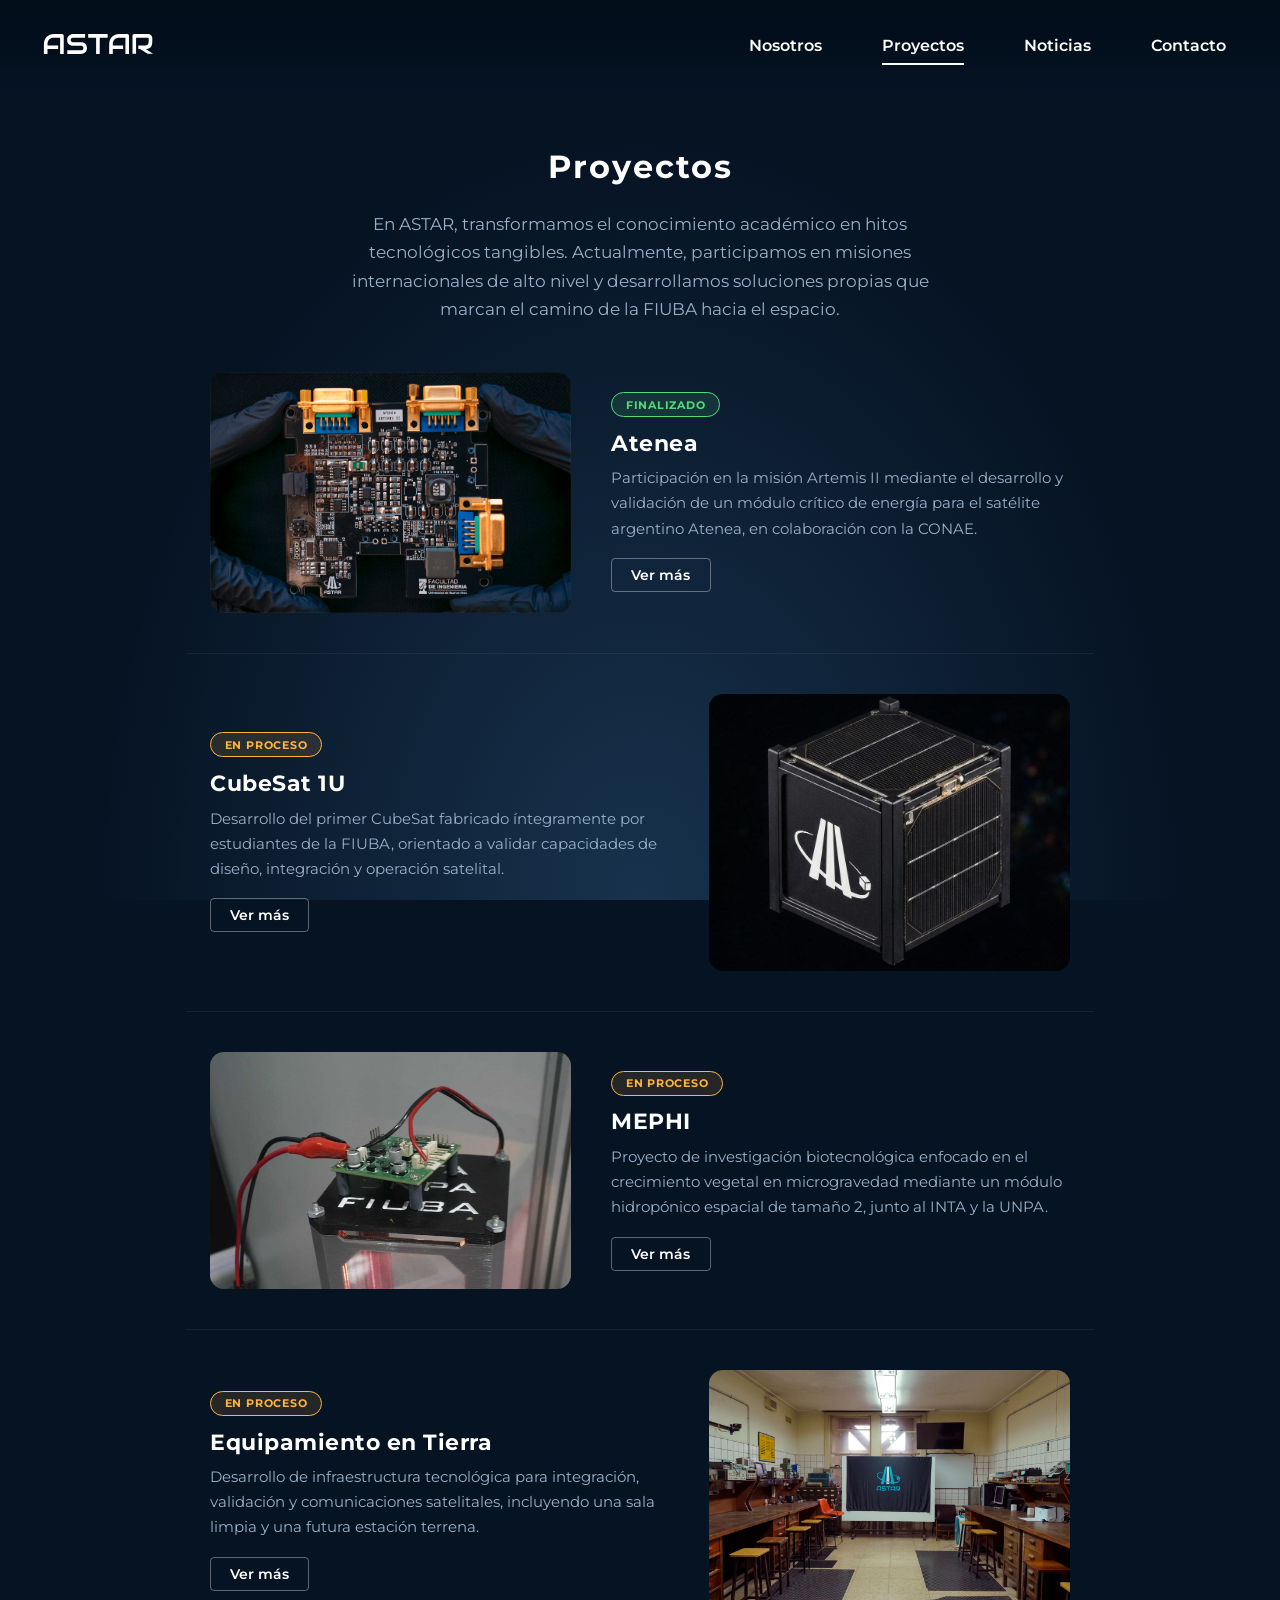
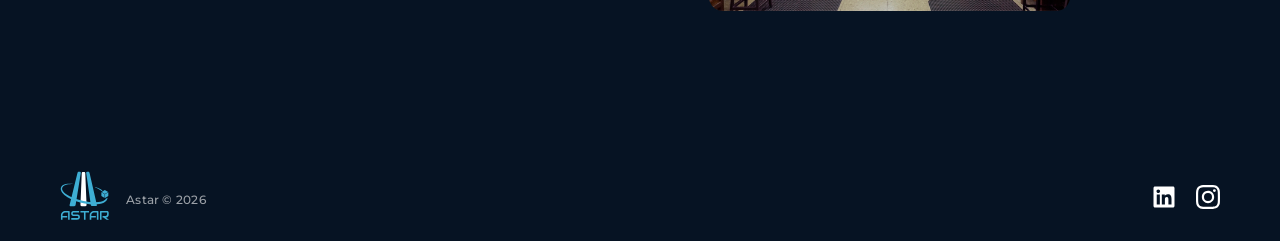
<file: proyectos/index.html>
<!DOCTYPE html>
<html lang="es">

<head>
    <meta charset="utf-8" />
    <meta name="viewport" content="width=device-width, initial-scale=1" />
    <link rel="preconnect" href="https://fonts.googleapis.com">
    <link rel="preconnect" href="https://fonts.gstatic.com" crossorigin>
    <link href="https://fonts.googleapis.com/css2?family=Chivo:ital,wght@0,100..900;1,100..900&display=swap" rel="stylesheet">
    <script defer data-domain="astaraeroespacial.github.io" src="https://plausible.io/js/script.js"></script>
    <script data-goatcounter="https://lazcanoluca.goatcounter.com/count" async src="//gc.zgo.at/count.js"></script>
    <title>Astar Aeroespacial</title>
    <meta name="description" content="Equipo de desarrollo de cubesats y cargas útiles en la FIUBA." />
    <meta property="og:image" content="https://AstarAeroespacial.github.io/logos/imagotipo.svg" />
    <meta name="google-site-verification" content="_FMD8sALblCUzb-_98Se47MeorwZThEqnHPjLlQNEqY" />
    <link rel="icon" href="https://AstarAeroespacial.github.io/logos/isotipo.png" />
    <link rel="stylesheet" href="https://AstarAeroespacial.github.io/styles/styles.css" />
    <link rel="stylesheet" href="https://AstarAeroespacial.github.io/styles/common.css" />
    
<link rel="stylesheet" href="https://AstarAeroespacial.github.io/styles/projects.css">

</head>

<body>
    <header class="header">
        <a href="https://AstarAeroespacial.github.io" class="logo">
            <img src="https://AstarAeroespacial.github.io/logos/logotipo-blanco.svg" alt="Astar Logo" />
        </a>

        <input class="menu-btn" type="checkbox" id="menu-btn" />
        <label for="menu-btn" class="menu-overlay"></label>
        <label class="menu-icon" for="menu-btn">
            <span class="navicon"></span>
        </label>

        <div class="header-right">
            <!-- <div class="pill-button">
                <input type="radio" name="lang" id="lang-es" checked>
                <label for="lang-es" class="pill-option">ES</label>
                <input type="radio" name="lang" id="lang-en">
                <label for="lang-en" class="pill-option">EN</label>
            </div> -->

            <nav>
                <ul class="menu">
                    <label for="menu-btn" class="menu-close">✕</label>
                    <li class="home-mobile-only">
                        <a href="https://AstarAeroespacial.github.io"
                            >
                            Inicio
                        </a>
                    </li>
                    <li class="nav-dropdown">
                        <a href="https://AstarAeroespacial.github.io/nosotros/" >
                            Nosotros
                        </a>
                        <div class="nav-dropdown-menu">
                            <a href="https://AstarAeroespacial.github.io/nosotros/#quienes-somos">Quiénes somos</a>
                            <a href="https://AstarAeroespacial.github.io/nosotros/#equipo">Nuestro equipo</a>
                        </div>
                    </li>
                    <li>
                        <a href="https://AstarAeroespacial.github.io/proyectos" class="active" >
                            Proyectos
                        </a>
                    </li>
                    <li class="nav-dropdown">
                        <a href="https://AstarAeroespacial.github.io/noticias/" >
                            Noticias
                        </a>
                        <div class="nav-dropdown-menu">
                            <a href="https://AstarAeroespacial.github.io/noticias/#eventos">Eventos</a>
                            <a href="https://AstarAeroespacial.github.io/noticias/#medios">Medios</a>
                        </div>
                    </li>
                    <li>
                        <a href="https://AstarAeroespacial.github.io/contact/" >
                            Contacto
                        </a>
                    </li>
                </ul>
            </nav>

        </div>
                
    </header>

    <main>
        <section class="section">
            <div class="container">
                
<h1 class="page-title fade-in">Proyectos</h1>


<p class="page-subtitle fade-in">En ASTAR, transformamos el conocimiento académico en hitos tecnológicos tangibles. Actualmente, participamos en misiones internacionales de alto nivel y desarrollamos soluciones propias que marcan el camino de la FIUBA hacia el espacio.</p>



<div class="zigzag ">
  <div class="zigzag-image">
    <img src="https://AstarAeroespacial.github.io/images/placa.png" alt="Atenea">
  </div>
  <div class="zigzag-text">
    <span class="status finalizado">FINALIZADO</span>
    <h2>Atenea</h2>
    <div class="zigzag-text-body"><p>Participación en la misión Artemis II mediante el desarrollo y validación de un módulo crítico de energía para el satélite argentino Atenea, en colaboración con la CONAE.</p>
</div>
    <a href="&#x2F;proyectos&#x2F;atenea&#x2F;">Ver más</a>
  </div>
</div>
<hr class="zigzag-divider">

<div class="zigzag reverse">
  <div class="zigzag-image">
    <img src="https://AstarAeroespacial.github.io/images/cubesat.jpg" alt="CubeSat 1U">
  </div>
  <div class="zigzag-text">
    <span class="status proceso">EN PROCESO</span>
    <h2>CubeSat 1U</h2>
    <div class="zigzag-text-body"><p>Desarrollo del primer CubeSat fabricado íntegramente por estudiantes de la FIUBA, orientado a validar capacidades de diseño, integración y operación satelital.</p>
</div>
    <a href="&#x2F;proyectos&#x2F;cubesat&#x2F;">Ver más</a>
  </div>
</div>
<hr class="zigzag-divider">

<div class="zigzag ">
  <div class="zigzag-image">
    <img src="https://AstarAeroespacial.github.io/images/mephi.jpg" alt="MEPHI">
  </div>
  <div class="zigzag-text">
    <span class="status proceso">EN PROCESO</span>
    <h2>MEPHI</h2>
    <div class="zigzag-text-body"><p>Proyecto de investigación biotecnológica enfocado en el crecimiento vegetal en microgravedad mediante un módulo hidropónico espacial de tamaño 2, junto al INTA y la UNPA.</p>
</div>
    <a href="&#x2F;proyectos&#x2F;mephi&#x2F;">Ver más</a>
  </div>
</div>
<hr class="zigzag-divider">

<div class="zigzag reverse">
  <div class="zigzag-image">
    <img src="https://AstarAeroespacial.github.io/images/lim.jpg" alt="Equipamiento en Tierra">
  </div>
  <div class="zigzag-text">
    <span class="status proceso">EN PROCESO</span>
    <h2>Equipamiento en Tierra</h2>
    <div class="zigzag-text-body"><p>Desarrollo de infraestructura tecnológica para integración, validación y comunicaciones satelitales, incluyendo una sala limpia y una futura estación terrena.</p>
</div>
    <a href="&#x2F;proyectos&#x2F;equipment&#x2F;">Ver más</a>
  </div>
</div>



<script>
  const observer = new IntersectionObserver((entries) => {
    entries.forEach(e => { if (e.isIntersecting) e.target.classList.add('in-view'); });
  }, { threshold: 0.1 });
  document.querySelectorAll('.zigzag, .fade-in').forEach(el => observer.observe(el));
</script>

            </div>
        </section>
    </main>

    <footer class="footer">
        <div class="footer-inner">
            <div class="footer-left">
                <img src="https://AstarAeroespacial.github.io/logos/imagotipo-cropped.svg" alt="Astar Logo" />
                <div class="footer-text">
                    Astar © 2026
                </div>
            </div>
            <div class="footer-right">
                <a href="https://www.linkedin.com/company/astar-aeroespacial/" target="_blank" rel="noopener">
                    <img src="/icons/linkedin.svg" alt="LinkedIn" class="social-icon" />
                </a>
                <a href="https://www.instagram.com/astar_aeroespacial/" target="_blank" rel="noopener">
                    <img src="/icons/instagram.svg" alt="Instagram" class="social-icon" />
                </a>
            </div>
        </div>
    </footer>

    <script src="https://AstarAeroespacial.github.io/js/mobile-menu-animation.js"></script>
    <script src="https://AstarAeroespacial.github.io/js/nav-dropdown.js"></script>
</body>
</html>
</file>
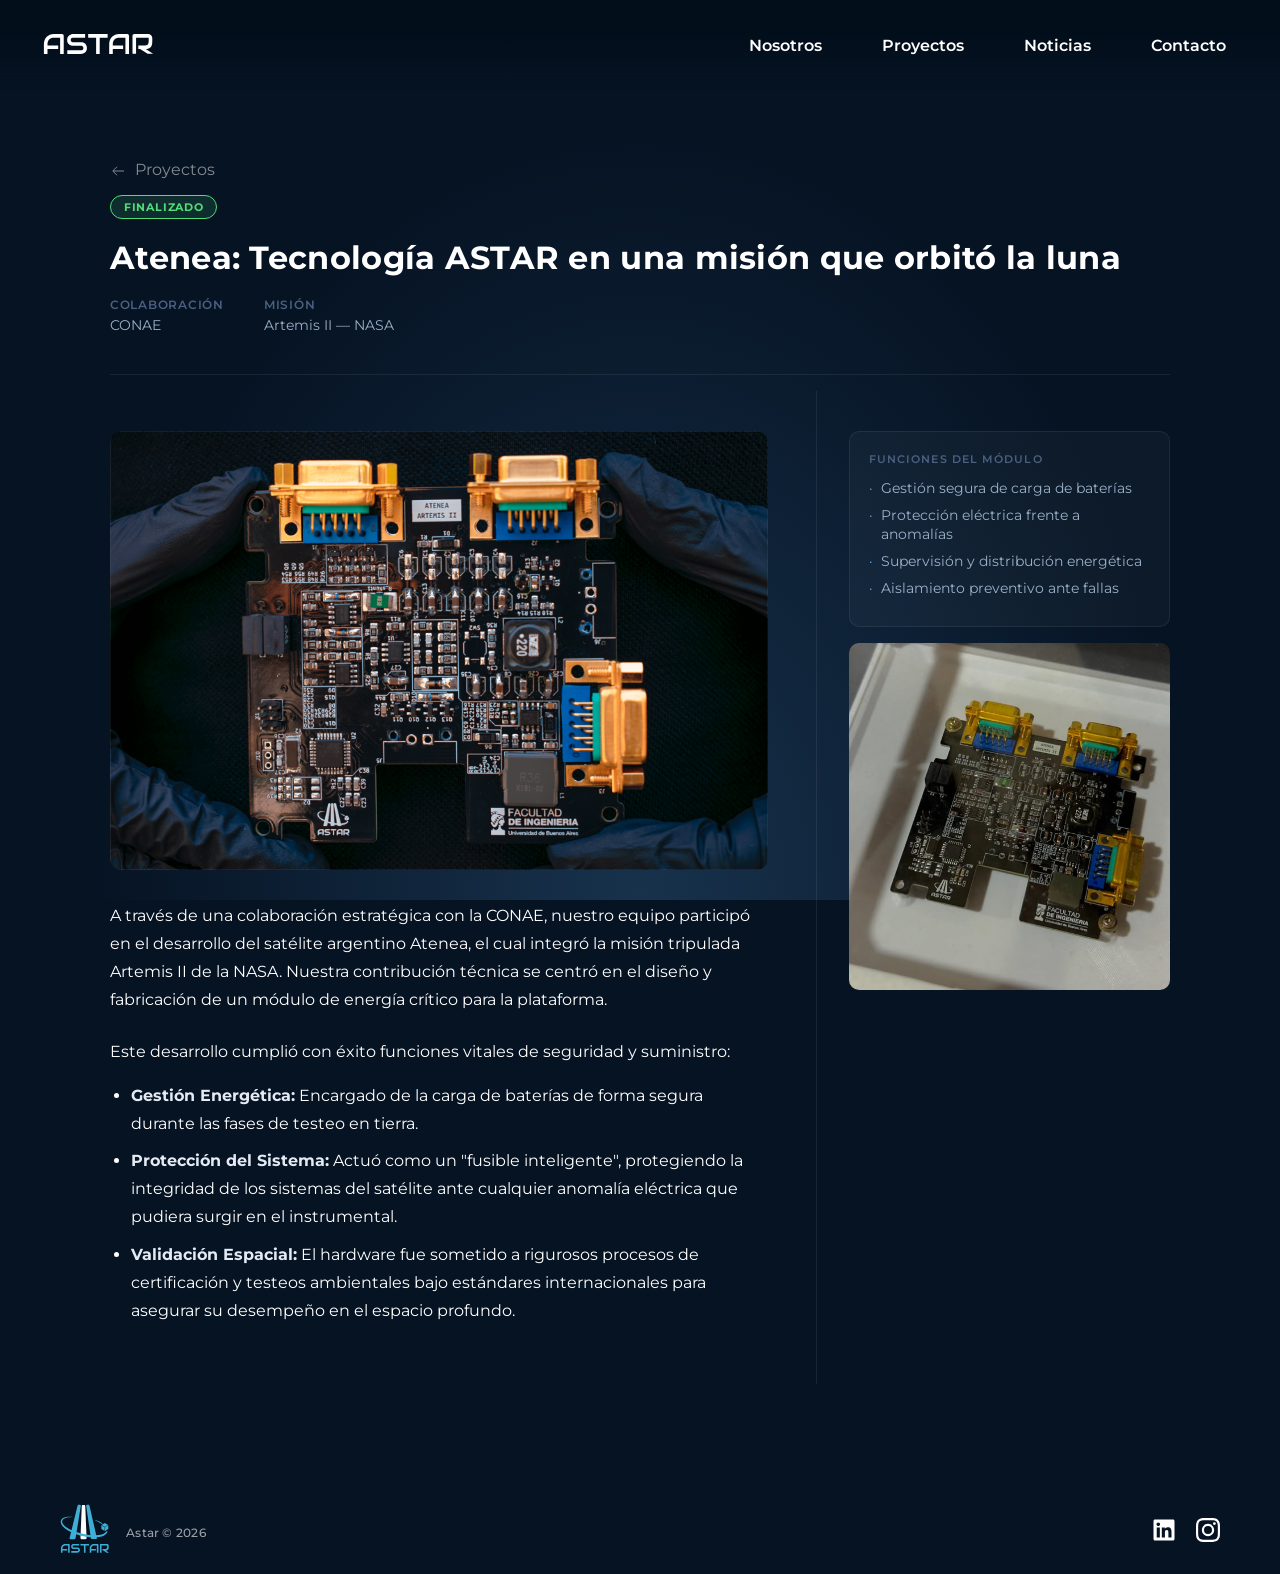
<file: proyectos/atenea/index.html>
<!DOCTYPE html>
<html lang="es">

<head>
    <meta charset="utf-8" />
    <meta name="viewport" content="width=device-width, initial-scale=1" />
    <link rel="preconnect" href="https://fonts.googleapis.com">
    <link rel="preconnect" href="https://fonts.gstatic.com" crossorigin>
    <link href="https://fonts.googleapis.com/css2?family=Chivo:ital,wght@0,100..900;1,100..900&display=swap" rel="stylesheet">
    <script defer data-domain="astaraeroespacial.github.io" src="https://plausible.io/js/script.js"></script>
    <script data-goatcounter="https://lazcanoluca.goatcounter.com/count" async src="//gc.zgo.at/count.js"></script>
    <title>Astar Aeroespacial</title>
    <meta name="description" content="Equipo de desarrollo de cubesats y cargas útiles en la FIUBA." />
    <meta property="og:image" content="https://AstarAeroespacial.github.io/logos/imagotipo.svg" />
    <meta name="google-site-verification" content="_FMD8sALblCUzb-_98Se47MeorwZThEqnHPjLlQNEqY" />
    <link rel="icon" href="https://AstarAeroespacial.github.io/logos/isotipo.png" />
    <link rel="stylesheet" href="https://AstarAeroespacial.github.io/styles/styles.css" />
    <link rel="stylesheet" href="https://AstarAeroespacial.github.io/styles/common.css" />
    
<link rel="stylesheet" href="https://AstarAeroespacial.github.io/styles/project.css">

</head>

<body>
    <header class="header">
        <a href="https://AstarAeroespacial.github.io" class="logo">
            <img src="https://AstarAeroespacial.github.io/logos/logotipo-blanco.svg" alt="Astar Logo" />
        </a>

        <input class="menu-btn" type="checkbox" id="menu-btn" />
        <label for="menu-btn" class="menu-overlay"></label>
        <label class="menu-icon" for="menu-btn">
            <span class="navicon"></span>
        </label>

        <div class="header-right">
            <!-- <div class="pill-button">
                <input type="radio" name="lang" id="lang-es" checked>
                <label for="lang-es" class="pill-option">ES</label>
                <input type="radio" name="lang" id="lang-en">
                <label for="lang-en" class="pill-option">EN</label>
            </div> -->

            <nav>
                <ul class="menu">
                    <label for="menu-btn" class="menu-close">✕</label>
                    <li class="home-mobile-only">
                        <a href="https://AstarAeroespacial.github.io"
                            >
                            Inicio
                        </a>
                    </li>
                    <li class="nav-dropdown">
                        <a href="https://AstarAeroespacial.github.io/nosotros/" >
                            Nosotros
                        </a>
                        <div class="nav-dropdown-menu">
                            <a href="https://AstarAeroespacial.github.io/nosotros/#quienes-somos">Quiénes somos</a>
                            <a href="https://AstarAeroespacial.github.io/nosotros/#equipo">Nuestro equipo</a>
                        </div>
                    </li>
                    <li>
                        <a href="https://AstarAeroespacial.github.io/proyectos" >
                            Proyectos
                        </a>
                    </li>
                    <li class="nav-dropdown">
                        <a href="https://AstarAeroespacial.github.io/noticias/" >
                            Noticias
                        </a>
                        <div class="nav-dropdown-menu">
                            <a href="https://AstarAeroespacial.github.io/noticias/#eventos">Eventos</a>
                            <a href="https://AstarAeroespacial.github.io/noticias/#medios">Medios</a>
                        </div>
                    </li>
                    <li>
                        <a href="https://AstarAeroespacial.github.io/contact/" >
                            Contacto
                        </a>
                    </li>
                </ul>
            </nav>

        </div>
                
    </header>

    <main>
        <section class="section">
            <div class="container">
                
<div class="project-hero">
    <a href="https://AstarAeroespacial.github.io/proyectos" class="project-back">
        <img src="/icons/right-arrow.svg" class="project-back-icon"> Proyectos  
    </a>

    
    <span class="project-status finalizado">FINALIZADO</span>
    

    <h1 class="project-title">Atenea: Tecnología ASTAR en una misión que orbitó la luna</h1>

    
    <div class="project-meta">
        
        <div class="project-meta-item">
            Colaboración<span>CONAE</span>
        </div>
        
        <div class="project-meta-item">
            Misión<span>Artemis II — NASA</span>
        </div>
        
    </div>
    
</div>

<div class="project-body">
    <div class="project-content">
    
        
        <img class="project-main-image fade-in" src="https://AstarAeroespacial.github.io/images/placa.png" alt="Atenea: Tecnología ASTAR en una misión que orbitó la luna">
        
        
        <p class="project-lead fade-in">A través de una colaboración estratégica con la CONAE, nuestro equipo participó en el desarrollo del satélite argentino Atenea, el cual integró la misión tripulada Artemis II de la NASA. Nuestra contribución técnica se centró en el diseño y fabricación de un módulo de energía crítico para la plataforma.</p>
        

        <div class="project-markdown fade-in">
            <p>Este desarrollo cumplió con éxito funciones vitales de seguridad y suministro:</p>
<ul>
<li><strong>Gestión Energética:</strong> Encargado de la carga de baterías de forma segura durante las fases de testeo en tierra.</li>
<li><strong>Protección del Sistema:</strong> Actuó como un "fusible inteligente", protegiendo la integridad de los sistemas del satélite ante cualquier anomalía eléctrica que pudiera surgir en el instrumental.</li>
<li><strong>Validación Espacial:</strong> El hardware fue sometido a rigurosos procesos de certificación y testeos ambientales bajo estándares internacionales para asegurar su desempeño en el espacio profundo.</li>
</ul>

        </div>
    </div>

    
    <aside class="project-sidebar">
        
        <div class="project-sidebar-card fade-in">
            <div class="project-sidebar-label">Funciones del módulo</div>
            
            <div class="project-sidebar-item">Gestión segura de carga de baterías</div>
            
            <div class="project-sidebar-item">Protección eléctrica frente a anomalías</div>
            
            <div class="project-sidebar-item">Supervisión y distribución energética</div>
            
            <div class="project-sidebar-item">Aislamiento preventivo ante fallas</div>
            
        </div>
        

        
        <img class="project-sidebar-image fade-in" src="https://AstarAeroespacial.github.io/images/placa2.png" alt="Atenea: Tecnología ASTAR en una misión que orbitó la luna">
        
    </aside>
    
</div>

<script>
  const observer = new IntersectionObserver((entries) => {
    entries.forEach(e => { if (e.isIntersecting) e.target.classList.add('in-view'); });
  }, { threshold: 0.1 });
  document.querySelectorAll('.fade-in').forEach(el => observer.observe(el));
</script>

            </div>
        </section>
    </main>

    <footer class="footer">
        <div class="footer-inner">
            <div class="footer-left">
                <img src="https://AstarAeroespacial.github.io/logos/imagotipo-cropped.svg" alt="Astar Logo" />
                <div class="footer-text">
                    Astar © 2026
                </div>
            </div>
            <div class="footer-right">
                <a href="https://www.linkedin.com/company/astar-aeroespacial/" target="_blank" rel="noopener">
                    <img src="/icons/linkedin.svg" alt="LinkedIn" class="social-icon" />
                </a>
                <a href="https://www.instagram.com/astar_aeroespacial/" target="_blank" rel="noopener">
                    <img src="/icons/instagram.svg" alt="Instagram" class="social-icon" />
                </a>
            </div>
        </div>
    </footer>

    <script src="https://AstarAeroespacial.github.io/js/mobile-menu-animation.js"></script>
    <script src="https://AstarAeroespacial.github.io/js/nav-dropdown.js"></script>
</body>
</html>
</file>
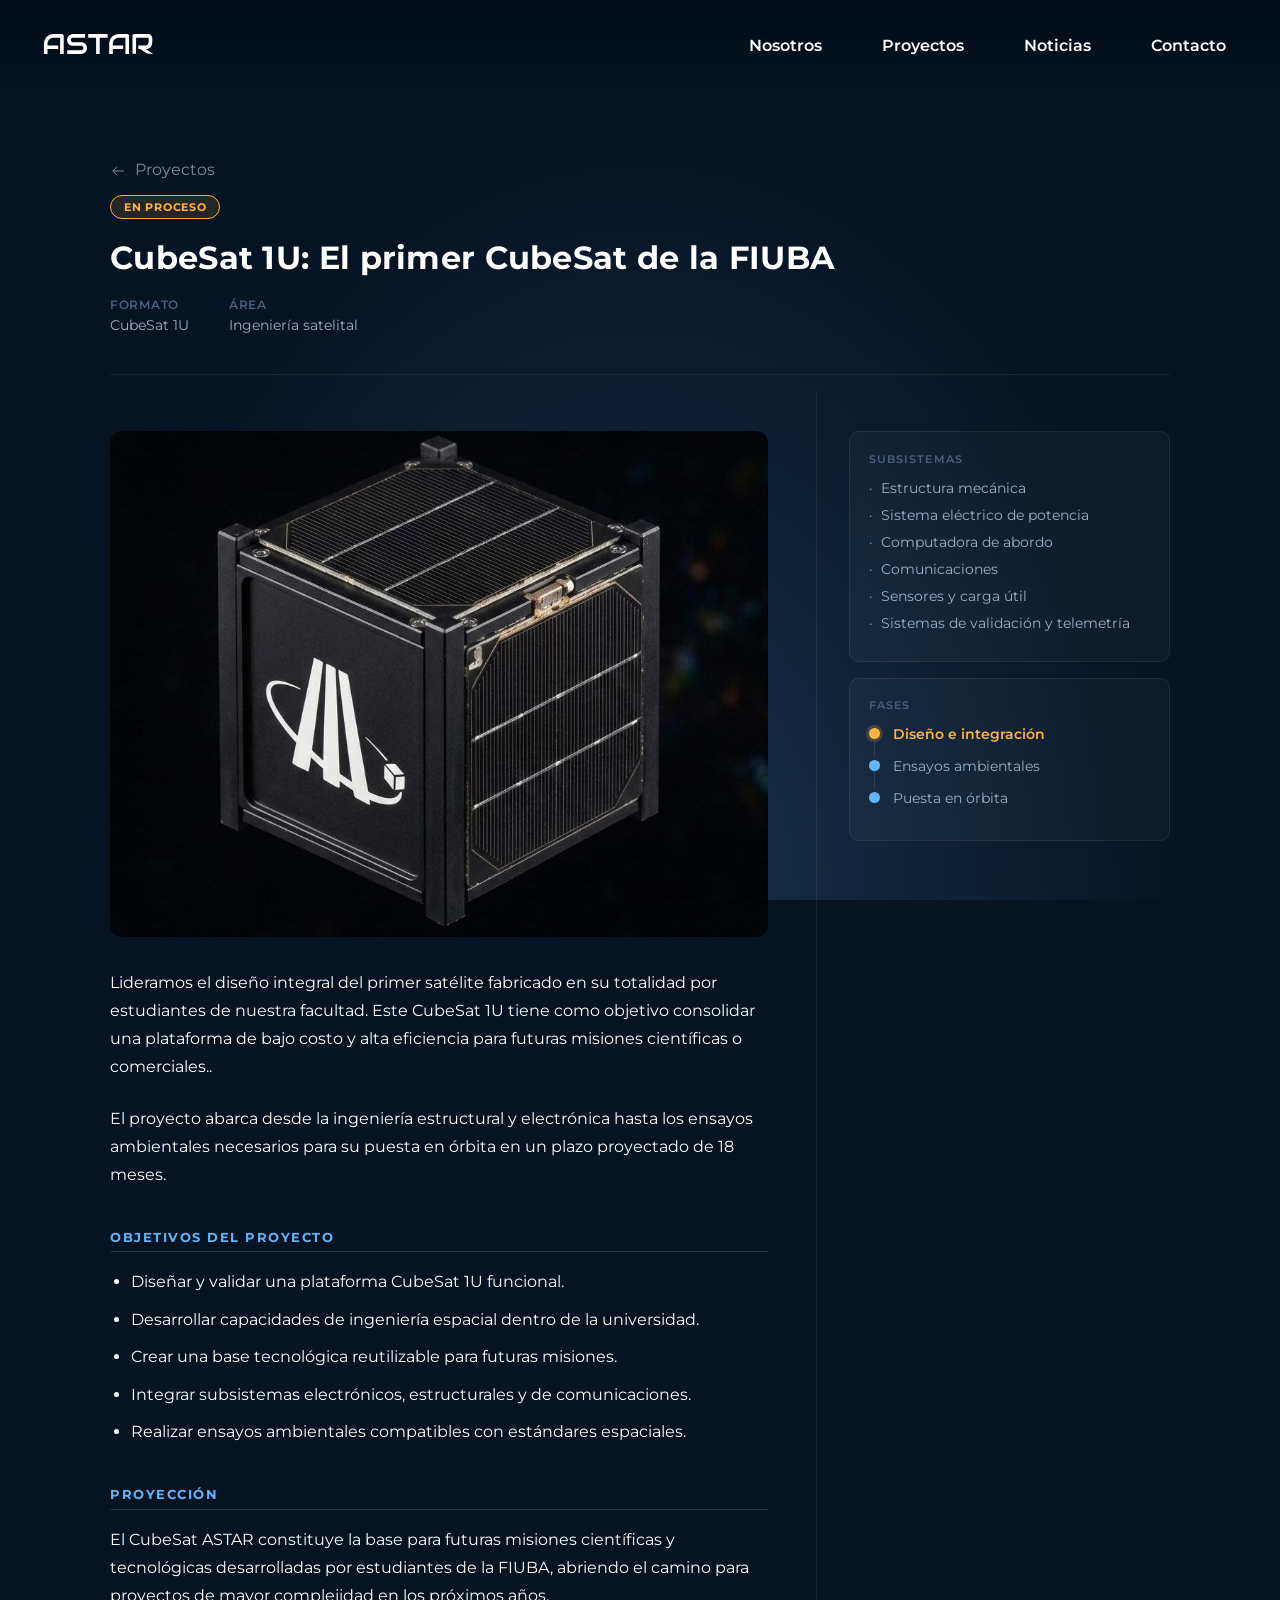
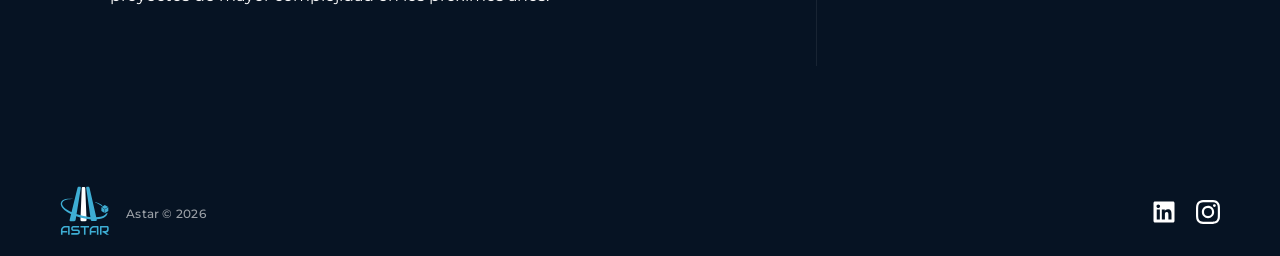
<file: proyectos/cubesat/index.html>
<!DOCTYPE html>
<html lang="es">

<head>
    <meta charset="utf-8" />
    <meta name="viewport" content="width=device-width, initial-scale=1" />
    <link rel="preconnect" href="https://fonts.googleapis.com">
    <link rel="preconnect" href="https://fonts.gstatic.com" crossorigin>
    <link href="https://fonts.googleapis.com/css2?family=Chivo:ital,wght@0,100..900;1,100..900&display=swap" rel="stylesheet">
    <script defer data-domain="astaraeroespacial.github.io" src="https://plausible.io/js/script.js"></script>
    <script data-goatcounter="https://lazcanoluca.goatcounter.com/count" async src="//gc.zgo.at/count.js"></script>
    <title>Astar Aeroespacial</title>
    <meta name="description" content="Equipo de desarrollo de cubesats y cargas útiles en la FIUBA." />
    <meta property="og:image" content="https://AstarAeroespacial.github.io/logos/imagotipo.svg" />
    <meta name="google-site-verification" content="_FMD8sALblCUzb-_98Se47MeorwZThEqnHPjLlQNEqY" />
    <link rel="icon" href="https://AstarAeroespacial.github.io/logos/isotipo.png" />
    <link rel="stylesheet" href="https://AstarAeroespacial.github.io/styles/styles.css" />
    <link rel="stylesheet" href="https://AstarAeroespacial.github.io/styles/common.css" />
    
<link rel="stylesheet" href="https://AstarAeroespacial.github.io/styles/project.css">

</head>

<body>
    <header class="header">
        <a href="https://AstarAeroespacial.github.io" class="logo">
            <img src="https://AstarAeroespacial.github.io/logos/logotipo-blanco.svg" alt="Astar Logo" />
        </a>

        <input class="menu-btn" type="checkbox" id="menu-btn" />
        <label for="menu-btn" class="menu-overlay"></label>
        <label class="menu-icon" for="menu-btn">
            <span class="navicon"></span>
        </label>

        <div class="header-right">
            <!-- <div class="pill-button">
                <input type="radio" name="lang" id="lang-es" checked>
                <label for="lang-es" class="pill-option">ES</label>
                <input type="radio" name="lang" id="lang-en">
                <label for="lang-en" class="pill-option">EN</label>
            </div> -->

            <nav>
                <ul class="menu">
                    <label for="menu-btn" class="menu-close">✕</label>
                    <li class="home-mobile-only">
                        <a href="https://AstarAeroespacial.github.io"
                            >
                            Inicio
                        </a>
                    </li>
                    <li class="nav-dropdown">
                        <a href="https://AstarAeroespacial.github.io/nosotros/" >
                            Nosotros
                        </a>
                        <div class="nav-dropdown-menu">
                            <a href="https://AstarAeroespacial.github.io/nosotros/#quienes-somos">Quiénes somos</a>
                            <a href="https://AstarAeroespacial.github.io/nosotros/#equipo">Nuestro equipo</a>
                        </div>
                    </li>
                    <li>
                        <a href="https://AstarAeroespacial.github.io/proyectos" >
                            Proyectos
                        </a>
                    </li>
                    <li class="nav-dropdown">
                        <a href="https://AstarAeroespacial.github.io/noticias/" >
                            Noticias
                        </a>
                        <div class="nav-dropdown-menu">
                            <a href="https://AstarAeroespacial.github.io/noticias/#eventos">Eventos</a>
                            <a href="https://AstarAeroespacial.github.io/noticias/#medios">Medios</a>
                        </div>
                    </li>
                    <li>
                        <a href="https://AstarAeroespacial.github.io/contact/" >
                            Contacto
                        </a>
                    </li>
                </ul>
            </nav>

        </div>
                
    </header>

    <main>
        <section class="section">
            <div class="container">
                
<div class="project-hero">
    <a href="https://AstarAeroespacial.github.io/proyectos" class="project-back">
        <img src="/icons/right-arrow.svg" class="project-back-icon"> Proyectos
    </a>

    
    <span class="project-status proceso">EN PROCESO</span>
    

    <h1 class="project-title">CubeSat 1U: El primer CubeSat de la FIUBA</h1>

    
    <div class="project-meta">
        
        <div class="project-meta-item">
            Formato<span>CubeSat 1U</span>
        </div>
        
        <div class="project-meta-item">
            Área<span>Ingeniería satelital</span>
        </div>
        
    </div>
    
</div>

<div class="project-body">
    <div class="project-content">
        
        <img class="project-main-image fade-in" src="https://AstarAeroespacial.github.io/images/cubesat.jpg" alt="CubeSat 1U: El primer CubeSat de la FIUBA">
        

        
        <p class="project-lead fade-in">Lideramos el diseño integral del primer satélite fabricado en su totalidad por estudiantes de nuestra facultad. Este CubeSat 1U tiene como objetivo consolidar una plataforma de bajo costo y alta eficiencia para futuras misiones científicas o comerciales..</p>
        

        <div class="project-markdown fade-in">
            <p>El proyecto abarca desde la ingeniería estructural y electrónica hasta los ensayos ambientales necesarios para su puesta en órbita en un plazo proyectado de 18 meses.</p>
<h2 id="objetivos-del-proyecto">Objetivos del proyecto</h2>
<ul>
<li>Diseñar y validar una plataforma CubeSat 1U funcional.</li>
<li>Desarrollar capacidades de ingeniería espacial dentro de la universidad.</li>
<li>Crear una base tecnológica reutilizable para futuras misiones.</li>
<li>Integrar subsistemas electrónicos, estructurales y de comunicaciones.</li>
<li>Realizar ensayos ambientales compatibles con estándares espaciales.</li>
</ul>
<h2 id="proyeccion">Proyección</h2>
<p>El CubeSat ASTAR constituye la base para futuras misiones científicas y tecnológicas desarrolladas por estudiantes de la FIUBA, abriendo el camino para proyectos de mayor complejidad en los próximos años.</p>

        </div>
    </div>

    <aside class="project-sidebar">
        
        
        <div class="project-sidebar-card fade-in">
            <div class="project-sidebar-label">Subsistemas</div>
            
            <div class="project-sidebar-item">Estructura mecánica</div>
            
            <div class="project-sidebar-item">Sistema eléctrico de potencia</div>
            
            <div class="project-sidebar-item">Computadora de abordo</div>
            
            <div class="project-sidebar-item">Comunicaciones</div>
            
            <div class="project-sidebar-item">Sensores y carga útil</div>
            
            <div class="project-sidebar-item">Sistemas de validación y telemetría</div>
            
        </div>
        
        

        <div class="project-sidebar-card fade-in">
            <div class="project-sidebar-label">Fases</div>
            <div class="project-timeline">
                <div class="project-timeline-item active">
                    <div class="project-timeline-dot"></div>
                    <div class="project-timeline-text">Diseño e integración</div>
                </div>
                <div class="project-timeline-item">
                    <div class="project-timeline-dot"></div>
                    <div class="project-timeline-text">Ensayos ambientales</div>
                </div>
                <div class="project-timeline-item last">
                    <div class="project-timeline-dot"></div>
                    <div class="project-timeline-text">Puesta en órbita</div>
                </div>
            </div>
        </div>
    </aside>
</div>

<script>
  const observer = new IntersectionObserver((entries) => {
    entries.forEach(e => { if (e.isIntersecting) e.target.classList.add('in-view'); });
  }, { threshold: 0.1 });
  document.querySelectorAll('.fade-in').forEach(el => observer.observe(el));
</script>

            </div>
        </section>
    </main>

    <footer class="footer">
        <div class="footer-inner">
            <div class="footer-left">
                <img src="https://AstarAeroespacial.github.io/logos/imagotipo-cropped.svg" alt="Astar Logo" />
                <div class="footer-text">
                    Astar © 2026
                </div>
            </div>
            <div class="footer-right">
                <a href="https://www.linkedin.com/company/astar-aeroespacial/" target="_blank" rel="noopener">
                    <img src="/icons/linkedin.svg" alt="LinkedIn" class="social-icon" />
                </a>
                <a href="https://www.instagram.com/astar_aeroespacial/" target="_blank" rel="noopener">
                    <img src="/icons/instagram.svg" alt="Instagram" class="social-icon" />
                </a>
            </div>
        </div>
    </footer>

    <script src="https://AstarAeroespacial.github.io/js/mobile-menu-animation.js"></script>
    <script src="https://AstarAeroespacial.github.io/js/nav-dropdown.js"></script>
</body>
</html>
</file>
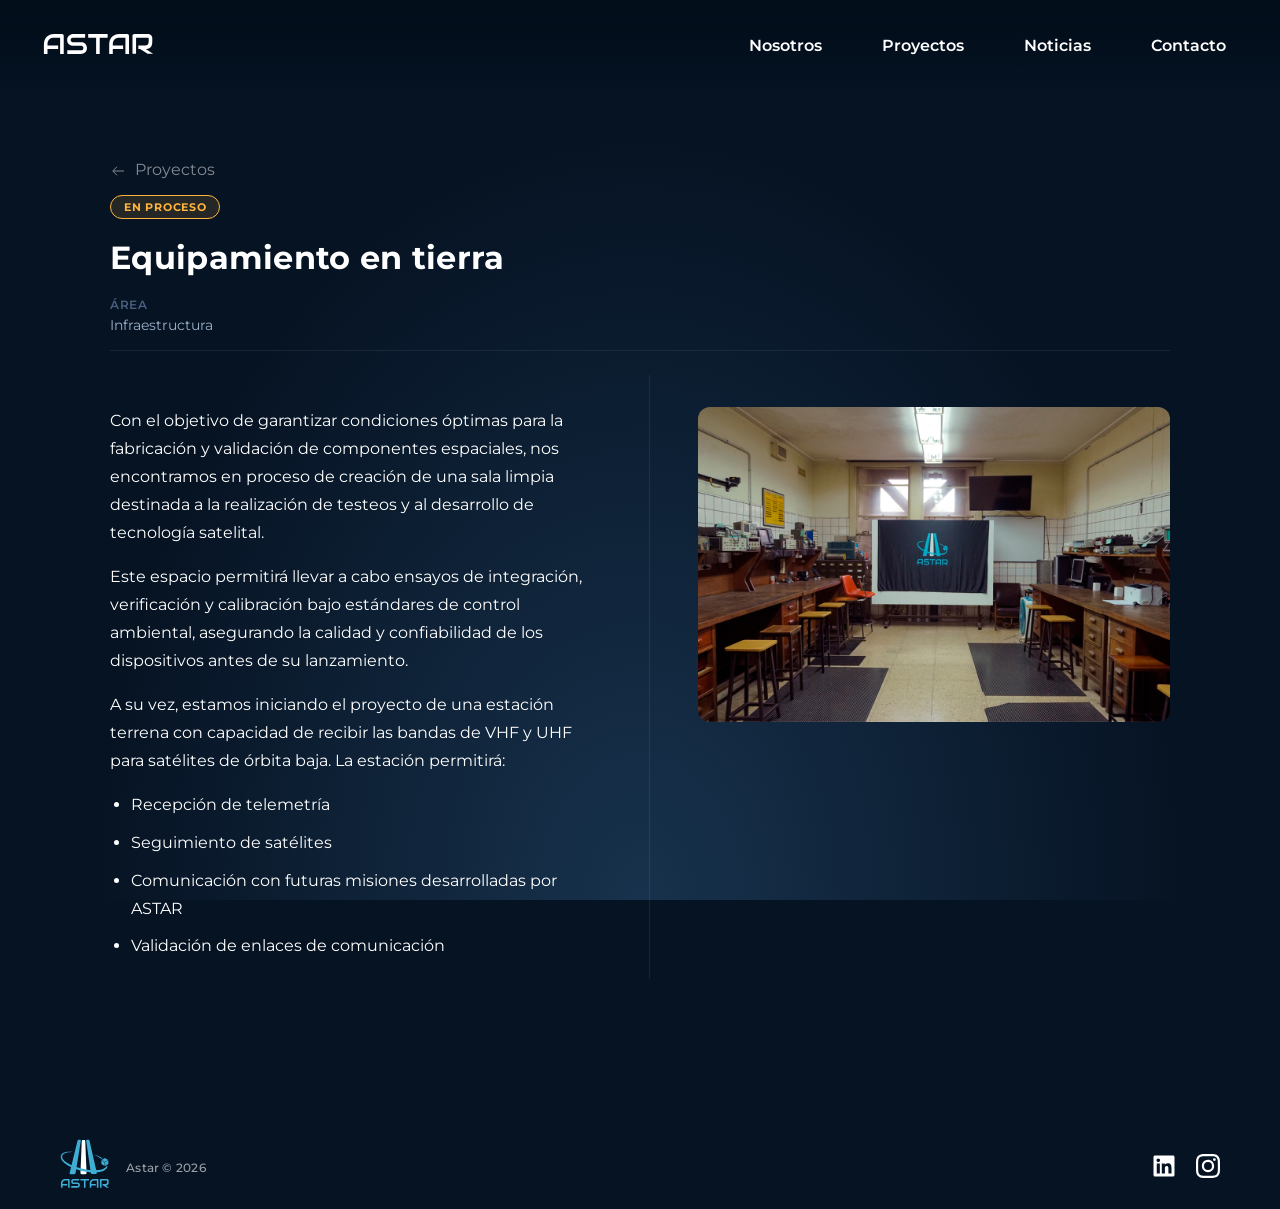
<file: proyectos/equipment/index.html>
<!DOCTYPE html>
<html lang="es">

<head>
    <meta charset="utf-8" />
    <meta name="viewport" content="width=device-width, initial-scale=1" />
    <link rel="preconnect" href="https://fonts.googleapis.com">
    <link rel="preconnect" href="https://fonts.gstatic.com" crossorigin>
    <link href="https://fonts.googleapis.com/css2?family=Chivo:ital,wght@0,100..900;1,100..900&display=swap" rel="stylesheet">
    <script defer data-domain="astaraeroespacial.github.io" src="https://plausible.io/js/script.js"></script>
    <script data-goatcounter="https://lazcanoluca.goatcounter.com/count" async src="//gc.zgo.at/count.js"></script>
    <title>Astar Aeroespacial</title>
    <meta name="description" content="Equipo de desarrollo de cubesats y cargas útiles en la FIUBA." />
    <meta property="og:image" content="https://AstarAeroespacial.github.io/logos/imagotipo.svg" />
    <meta name="google-site-verification" content="_FMD8sALblCUzb-_98Se47MeorwZThEqnHPjLlQNEqY" />
    <link rel="icon" href="https://AstarAeroespacial.github.io/logos/isotipo.png" />
    <link rel="stylesheet" href="https://AstarAeroespacial.github.io/styles/styles.css" />
    <link rel="stylesheet" href="https://AstarAeroespacial.github.io/styles/common.css" />
    
<link rel="stylesheet" href="https://AstarAeroespacial.github.io/styles/project.css">

</head>

<body>
    <header class="header">
        <a href="https://AstarAeroespacial.github.io" class="logo">
            <img src="https://AstarAeroespacial.github.io/logos/logotipo-blanco.svg" alt="Astar Logo" />
        </a>

        <input class="menu-btn" type="checkbox" id="menu-btn" />
        <label for="menu-btn" class="menu-overlay"></label>
        <label class="menu-icon" for="menu-btn">
            <span class="navicon"></span>
        </label>

        <div class="header-right">
            <!-- <div class="pill-button">
                <input type="radio" name="lang" id="lang-es" checked>
                <label for="lang-es" class="pill-option">ES</label>
                <input type="radio" name="lang" id="lang-en">
                <label for="lang-en" class="pill-option">EN</label>
            </div> -->

            <nav>
                <ul class="menu">
                    <label for="menu-btn" class="menu-close">✕</label>
                    <li class="home-mobile-only">
                        <a href="https://AstarAeroespacial.github.io"
                            >
                            Inicio
                        </a>
                    </li>
                    <li class="nav-dropdown">
                        <a href="https://AstarAeroespacial.github.io/nosotros/" >
                            Nosotros
                        </a>
                        <div class="nav-dropdown-menu">
                            <a href="https://AstarAeroespacial.github.io/nosotros/#quienes-somos">Quiénes somos</a>
                            <a href="https://AstarAeroespacial.github.io/nosotros/#equipo">Nuestro equipo</a>
                        </div>
                    </li>
                    <li>
                        <a href="https://AstarAeroespacial.github.io/proyectos" >
                            Proyectos
                        </a>
                    </li>
                    <li class="nav-dropdown">
                        <a href="https://AstarAeroespacial.github.io/noticias/" >
                            Noticias
                        </a>
                        <div class="nav-dropdown-menu">
                            <a href="https://AstarAeroespacial.github.io/noticias/#eventos">Eventos</a>
                            <a href="https://AstarAeroespacial.github.io/noticias/#medios">Medios</a>
                        </div>
                    </li>
                    <li>
                        <a href="https://AstarAeroespacial.github.io/contact/" >
                            Contacto
                        </a>
                    </li>
                </ul>
            </nav>

        </div>
                
    </header>

    <main>
        <section class="section">
            <div class="container">
                

<div class="project-hero project-hero-simple">
    <a href="https://AstarAeroespacial.github.io/proyectos" class="project-back">
        <img src="/icons/right-arrow.svg" class="project-back-icon"> Proyectos
    </a>
    <span class="project-status proceso">EN PROCESO</span>
    <h1 class="project-title">Equipamiento en tierra</h1>

    
    <div class="project-meta">
        
        <div class="project-meta-item">
            Área<span>Infraestructura</span>
        </div>
        
    </div>
    
</div>

<!-- <div class="project-article">
    <div class="project-article-inner">
        <div class="project-article-text">
            <div class="project-markdown fade-in">
                <p>Con el objetivo de garantizar condiciones óptimas para la fabricación y validación de componentes espaciales, nos encontramos en proceso de creación de una sala limpia destinada a la realización de testeos y al desarrollo de tecnología satelital.</p>
<p>Este espacio permitirá llevar a cabo ensayos de integración, verificación y calibración bajo estándares de control ambiental, asegurando la calidad y confiabilidad de los dispositivos antes de su lanzamiento.</p>
<p>A su vez, estamos iniciando el proyecto de una estación terrena con capacidad de recibir las bandas de VHF y UHF para satélites de órbita baja. La estación permitirá:</p>
<ul>
<li>Recepción de telemetría</li>
<li>Seguimiento de satélites</li>
<li>Comunicación con futuras misiones desarrolladas por ASTAR</li>
<li>Validación de enlaces de comunicación</li>
</ul>

            </div>
        </div>
        
        <div class="project-article-image-wrap">
            <img class="project-article-image fade-in" src="https://AstarAeroespacial.github.io/images/lim.jpg" alt="Equipamiento en tierra">
        </div>
        
    </div>
</div> -->

<div class="project-article">
    <div class="project-article-inner">

        <div class="project-content">
            <div class="project-markdown fade-in">
                <p>Con el objetivo de garantizar condiciones óptimas para la fabricación y validación de componentes espaciales, nos encontramos en proceso de creación de una sala limpia destinada a la realización de testeos y al desarrollo de tecnología satelital.</p>
<p>Este espacio permitirá llevar a cabo ensayos de integración, verificación y calibración bajo estándares de control ambiental, asegurando la calidad y confiabilidad de los dispositivos antes de su lanzamiento.</p>
<p>A su vez, estamos iniciando el proyecto de una estación terrena con capacidad de recibir las bandas de VHF y UHF para satélites de órbita baja. La estación permitirá:</p>
<ul>
<li>Recepción de telemetría</li>
<li>Seguimiento de satélites</li>
<li>Comunicación con futuras misiones desarrolladas por ASTAR</li>
<li>Validación de enlaces de comunicación</li>
</ul>

            </div>
        </div>

        
        <div class="project-article-image-wrap">
            <img
                class="project-article-image fade-in"
                src="https://AstarAeroespacial.github.io/images/lim.jpg"
                alt="Equipamiento en tierra">
        </div>
        

    </div>
</div>

<script>
  const observer = new IntersectionObserver((entries) => {
    entries.forEach(e => { if (e.isIntersecting) e.target.classList.add('in-view'); });
  }, { threshold: 0.1 });
  document.querySelectorAll('.fade-in').forEach(el => observer.observe(el));
</script>

            </div>
        </section>
    </main>

    <footer class="footer">
        <div class="footer-inner">
            <div class="footer-left">
                <img src="https://AstarAeroespacial.github.io/logos/imagotipo-cropped.svg" alt="Astar Logo" />
                <div class="footer-text">
                    Astar © 2026
                </div>
            </div>
            <div class="footer-right">
                <a href="https://www.linkedin.com/company/astar-aeroespacial/" target="_blank" rel="noopener">
                    <img src="/icons/linkedin.svg" alt="LinkedIn" class="social-icon" />
                </a>
                <a href="https://www.instagram.com/astar_aeroespacial/" target="_blank" rel="noopener">
                    <img src="/icons/instagram.svg" alt="Instagram" class="social-icon" />
                </a>
            </div>
        </div>
    </footer>

    <script src="https://AstarAeroespacial.github.io/js/mobile-menu-animation.js"></script>
    <script src="https://AstarAeroespacial.github.io/js/nav-dropdown.js"></script>
</body>
</html>
</file>
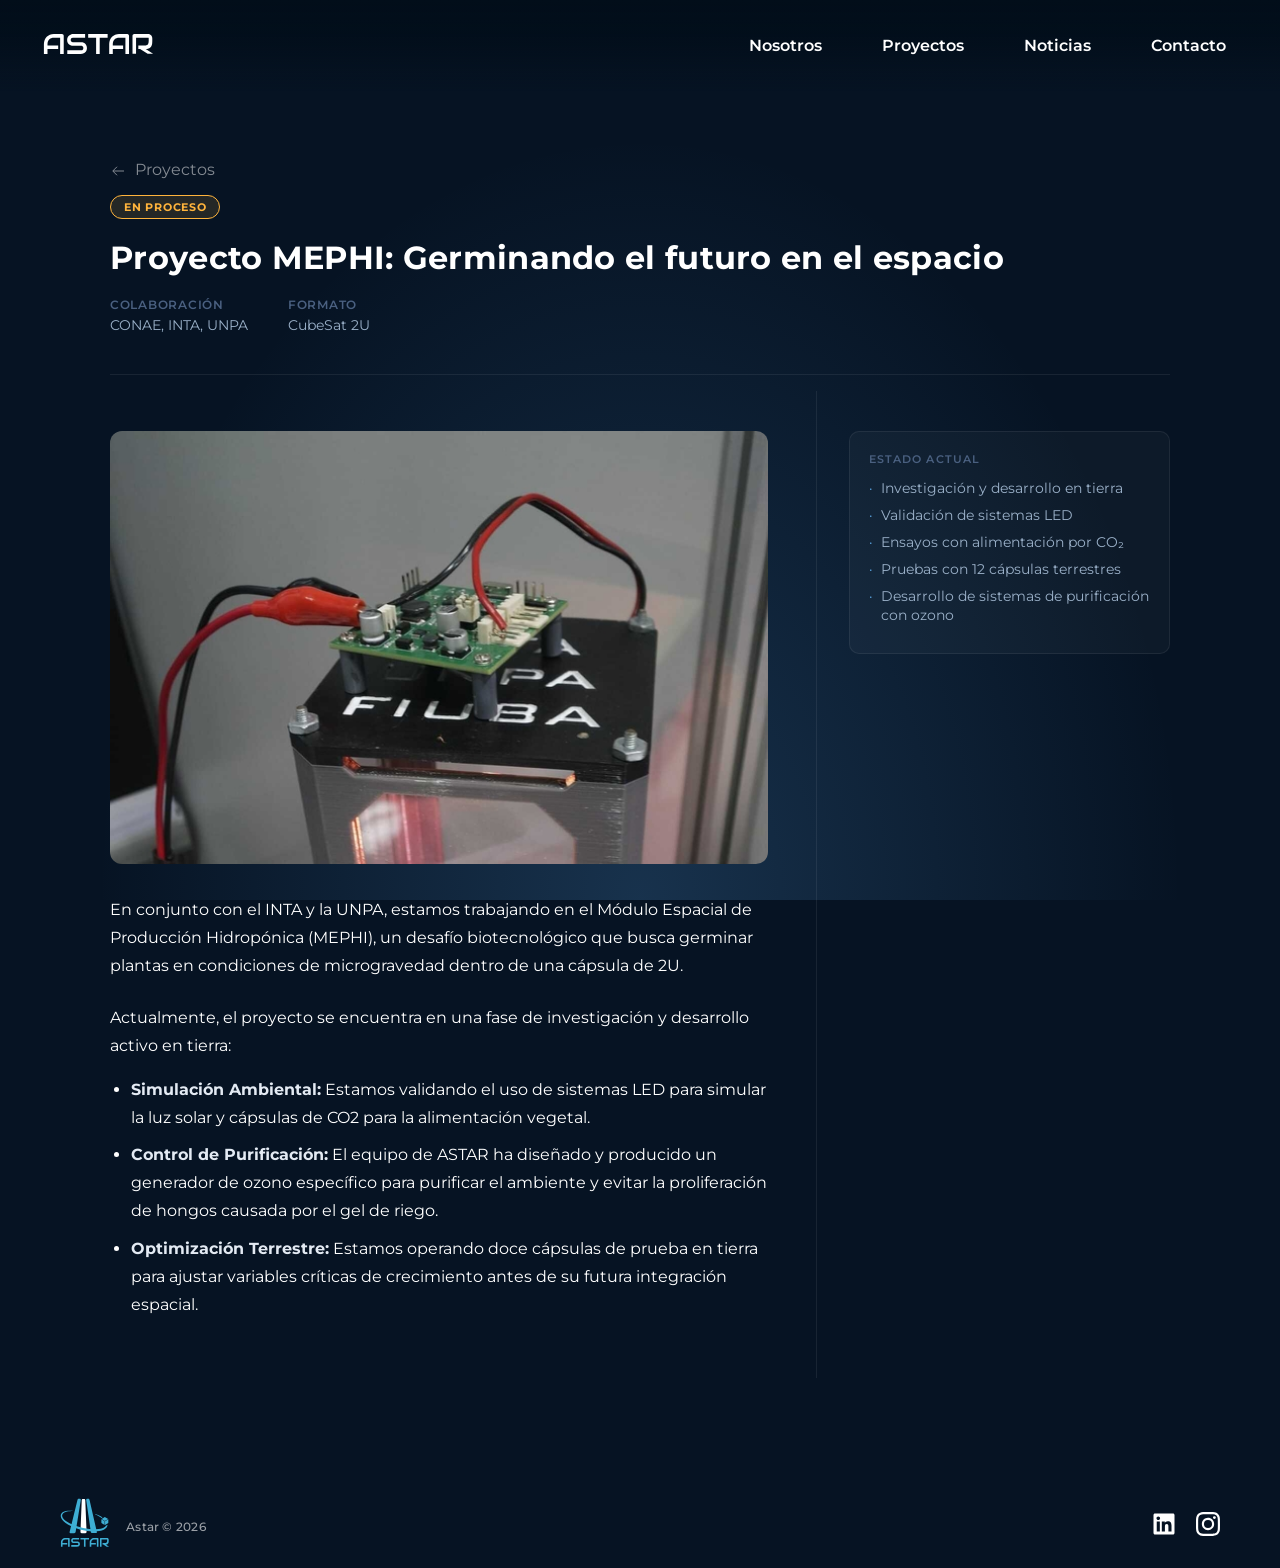
<file: proyectos/mephi/index.html>
<!DOCTYPE html>
<html lang="es">

<head>
    <meta charset="utf-8" />
    <meta name="viewport" content="width=device-width, initial-scale=1" />
    <link rel="preconnect" href="https://fonts.googleapis.com">
    <link rel="preconnect" href="https://fonts.gstatic.com" crossorigin>
    <link href="https://fonts.googleapis.com/css2?family=Chivo:ital,wght@0,100..900;1,100..900&display=swap" rel="stylesheet">
    <script defer data-domain="astaraeroespacial.github.io" src="https://plausible.io/js/script.js"></script>
    <script data-goatcounter="https://lazcanoluca.goatcounter.com/count" async src="//gc.zgo.at/count.js"></script>
    <title>Astar Aeroespacial</title>
    <meta name="description" content="Equipo de desarrollo de cubesats y cargas útiles en la FIUBA." />
    <meta property="og:image" content="https://AstarAeroespacial.github.io/logos/imagotipo.svg" />
    <meta name="google-site-verification" content="_FMD8sALblCUzb-_98Se47MeorwZThEqnHPjLlQNEqY" />
    <link rel="icon" href="https://AstarAeroespacial.github.io/logos/isotipo.png" />
    <link rel="stylesheet" href="https://AstarAeroespacial.github.io/styles/styles.css" />
    <link rel="stylesheet" href="https://AstarAeroespacial.github.io/styles/common.css" />
    
<link rel="stylesheet" href="https://AstarAeroespacial.github.io/styles/project.css">

</head>

<body>
    <header class="header">
        <a href="https://AstarAeroespacial.github.io" class="logo">
            <img src="https://AstarAeroespacial.github.io/logos/logotipo-blanco.svg" alt="Astar Logo" />
        </a>

        <input class="menu-btn" type="checkbox" id="menu-btn" />
        <label for="menu-btn" class="menu-overlay"></label>
        <label class="menu-icon" for="menu-btn">
            <span class="navicon"></span>
        </label>

        <div class="header-right">
            <!-- <div class="pill-button">
                <input type="radio" name="lang" id="lang-es" checked>
                <label for="lang-es" class="pill-option">ES</label>
                <input type="radio" name="lang" id="lang-en">
                <label for="lang-en" class="pill-option">EN</label>
            </div> -->

            <nav>
                <ul class="menu">
                    <label for="menu-btn" class="menu-close">✕</label>
                    <li class="home-mobile-only">
                        <a href="https://AstarAeroespacial.github.io"
                            >
                            Inicio
                        </a>
                    </li>
                    <li class="nav-dropdown">
                        <a href="https://AstarAeroespacial.github.io/nosotros/" >
                            Nosotros
                        </a>
                        <div class="nav-dropdown-menu">
                            <a href="https://AstarAeroespacial.github.io/nosotros/#quienes-somos">Quiénes somos</a>
                            <a href="https://AstarAeroespacial.github.io/nosotros/#equipo">Nuestro equipo</a>
                        </div>
                    </li>
                    <li>
                        <a href="https://AstarAeroespacial.github.io/proyectos" >
                            Proyectos
                        </a>
                    </li>
                    <li class="nav-dropdown">
                        <a href="https://AstarAeroespacial.github.io/noticias/" >
                            Noticias
                        </a>
                        <div class="nav-dropdown-menu">
                            <a href="https://AstarAeroespacial.github.io/noticias/#eventos">Eventos</a>
                            <a href="https://AstarAeroespacial.github.io/noticias/#medios">Medios</a>
                        </div>
                    </li>
                    <li>
                        <a href="https://AstarAeroespacial.github.io/contact/" >
                            Contacto
                        </a>
                    </li>
                </ul>
            </nav>

        </div>
                
    </header>

    <main>
        <section class="section">
            <div class="container">
                
<div class="project-hero">
    <a href="https://AstarAeroespacial.github.io/proyectos" class="project-back">
        <img src="/icons/right-arrow.svg" class="project-back-icon"> Proyectos
    </a>

    
    <span class="project-status proceso">EN PROCESO</span>
    

    <h1 class="project-title">Proyecto MEPHI: Germinando el futuro en el espacio</h1>

    
    <div class="project-meta">
        
        <div class="project-meta-item">
            Colaboración<span>CONAE, INTA, UNPA</span>
        </div>
        
        <div class="project-meta-item">
            Formato<span>CubeSat 2U</span>
        </div>
        
    </div>
    
</div>

<div class="project-body">
    <div class="project-content">
        
        <img class="project-main-image fade-in" src="https://AstarAeroespacial.github.io/images/mephi.jpg" alt="Proyecto MEPHI: Germinando el futuro en el espacio">
        

        
        <p class="project-lead fade-in">En conjunto con el INTA y la UNPA, estamos trabajando en el Módulo Espacial de Producción Hidropónica (MEPHI), un desafío biotecnológico que busca germinar plantas en condiciones de microgravedad dentro de una cápsula de 2U.</p>
        

        <div class="project-markdown fade-in">
            <p>Actualmente, el proyecto se encuentra en una fase de investigación y desarrollo activo en tierra:</p>
<ul>
<li><strong>Simulación Ambiental:</strong> Estamos validando el uso de sistemas LED para simular la luz solar y cápsulas de CO2 para la alimentación vegetal.</li>
<li><strong>Control de Purificación:</strong> El equipo de ASTAR ha diseñado y producido un generador de ozono específico para purificar el ambiente y evitar la proliferación de hongos causada por el gel de riego.</li>
<li><strong>Optimización Terrestre:</strong> Estamos operando doce cápsulas de prueba en tierra para ajustar variables críticas de crecimiento antes de su futura integración espacial.</li>
</ul>

        </div>
    </div>

    
    <aside class="project-sidebar fade-in">
        
        <div class="project-sidebar-card">
            <div class="project-sidebar-label">Estado actual</div>
            
            <div class="project-sidebar-item">Investigación y desarrollo en tierra</div>
            
            <div class="project-sidebar-item">Validación de sistemas LED</div>
            
            <div class="project-sidebar-item">Ensayos con alimentación por CO₂</div>
            
            <div class="project-sidebar-item">Pruebas con 12 cápsulas terrestres</div>
            
            <div class="project-sidebar-item">Desarrollo de sistemas de purificación con ozono</div>
            
        </div>
        

        
    </aside>
    
</div>

<script>
  const observer = new IntersectionObserver((entries) => {
    entries.forEach(e => { if (e.isIntersecting) e.target.classList.add('in-view'); });
  }, { threshold: 0.1 });
  document.querySelectorAll('.fade-in').forEach(el => observer.observe(el));
</script>

            </div>
        </section>
    </main>

    <footer class="footer">
        <div class="footer-inner">
            <div class="footer-left">
                <img src="https://AstarAeroespacial.github.io/logos/imagotipo-cropped.svg" alt="Astar Logo" />
                <div class="footer-text">
                    Astar © 2026
                </div>
            </div>
            <div class="footer-right">
                <a href="https://www.linkedin.com/company/astar-aeroespacial/" target="_blank" rel="noopener">
                    <img src="/icons/linkedin.svg" alt="LinkedIn" class="social-icon" />
                </a>
                <a href="https://www.instagram.com/astar_aeroespacial/" target="_blank" rel="noopener">
                    <img src="/icons/instagram.svg" alt="Instagram" class="social-icon" />
                </a>
            </div>
        </div>
    </footer>

    <script src="https://AstarAeroespacial.github.io/js/mobile-menu-animation.js"></script>
    <script src="https://AstarAeroespacial.github.io/js/nav-dropdown.js"></script>
</body>
</html>
</file>
